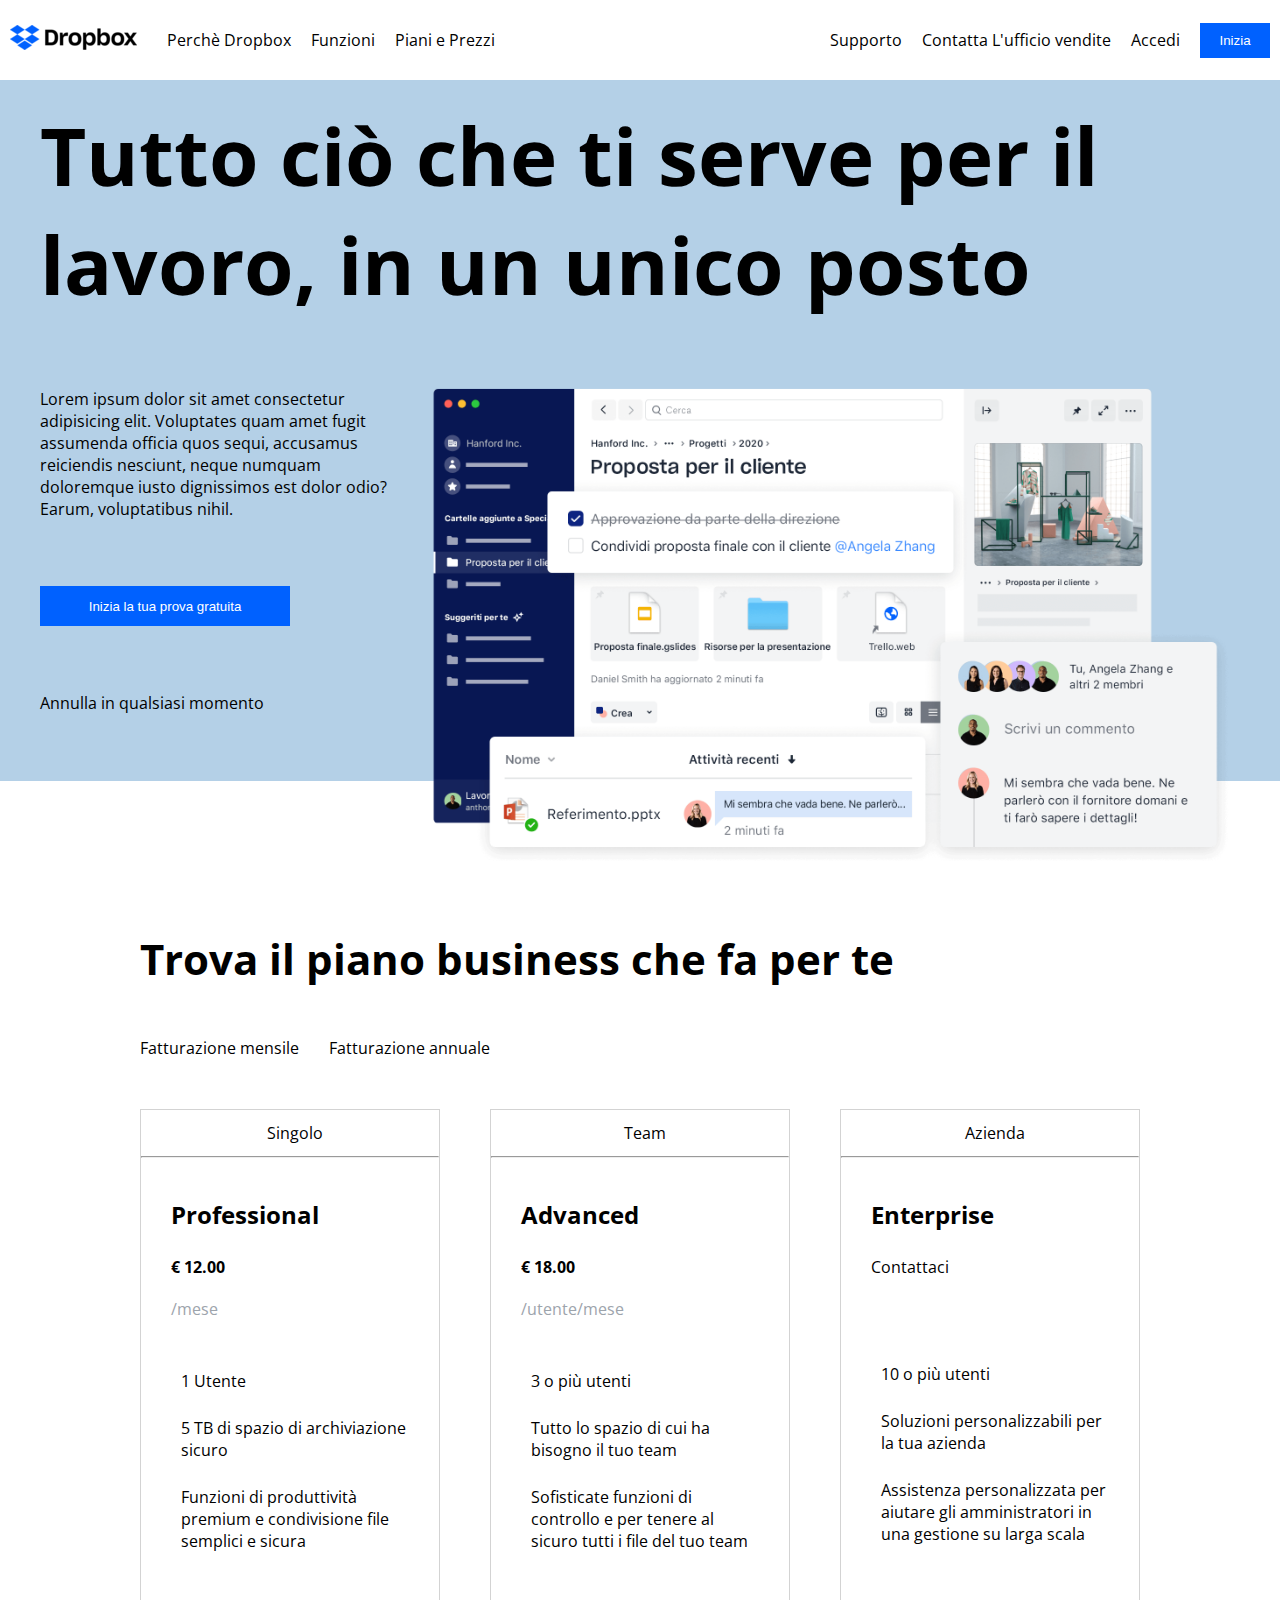
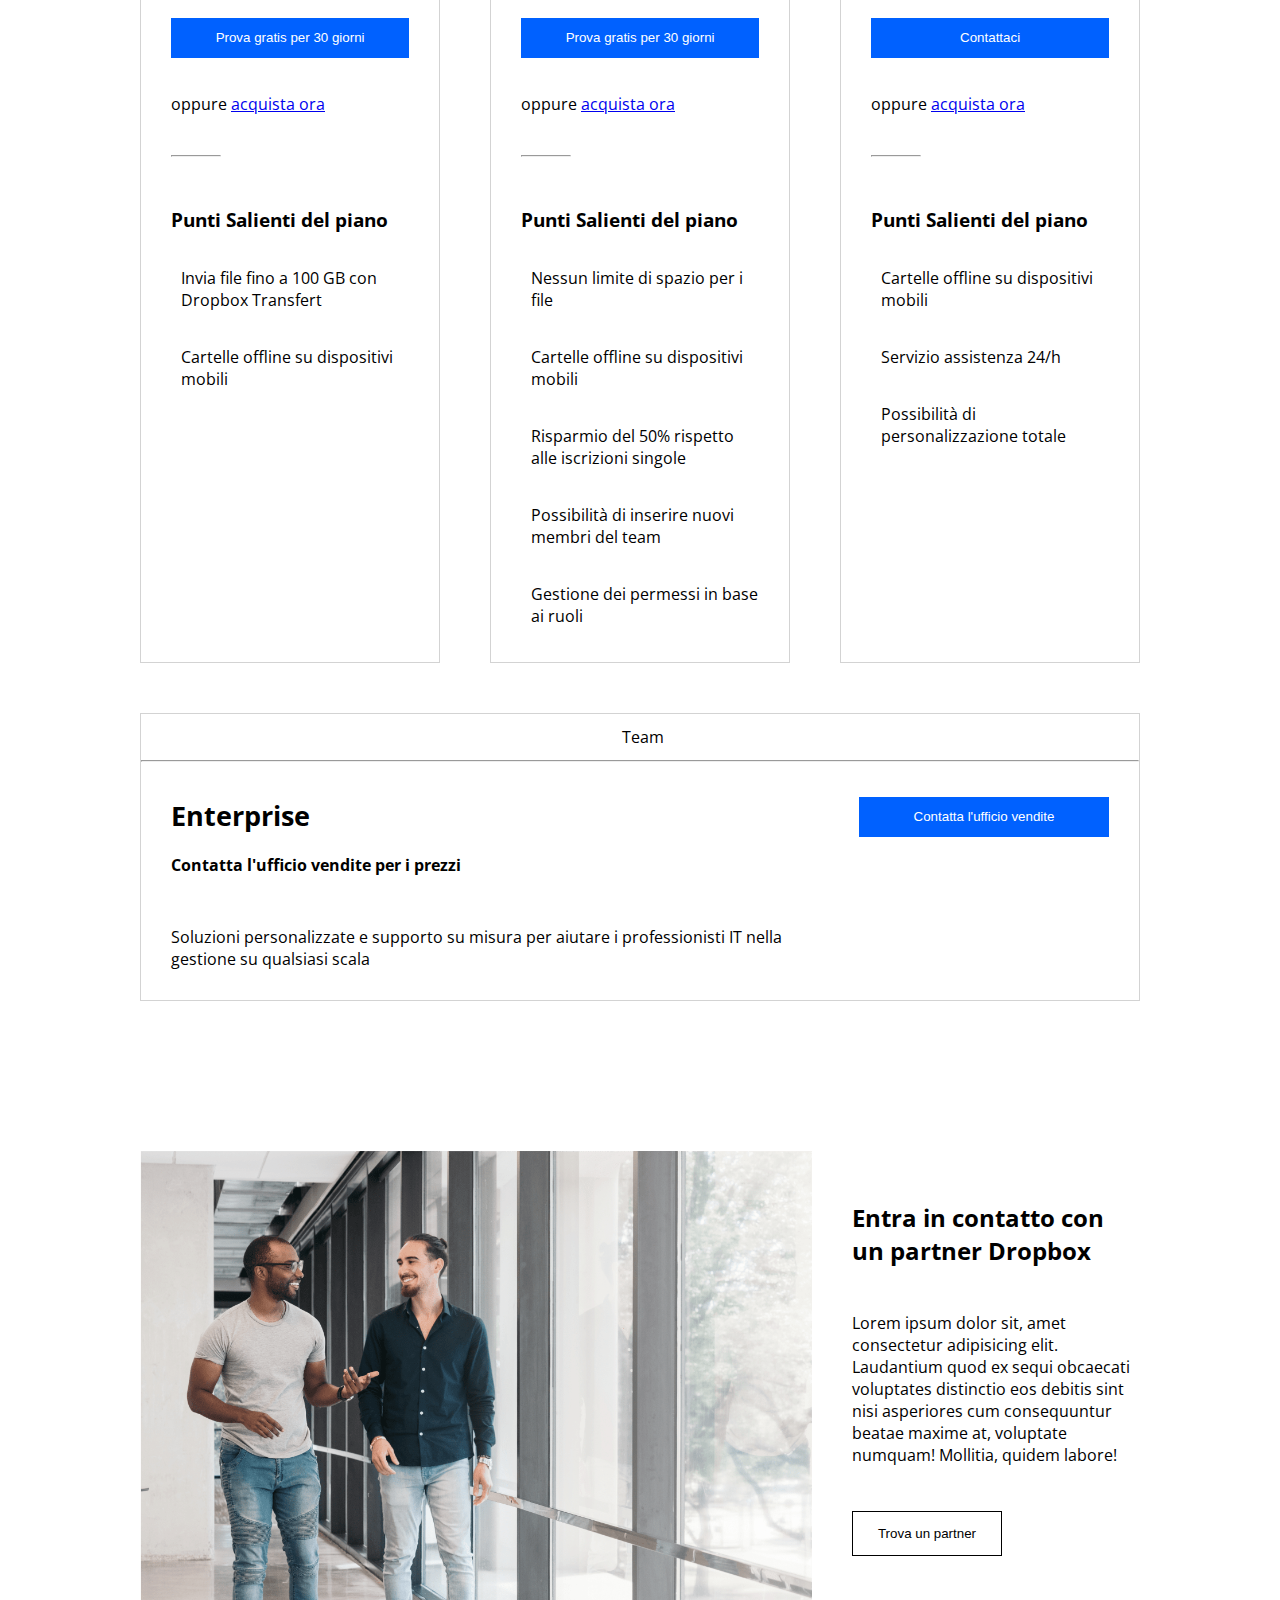
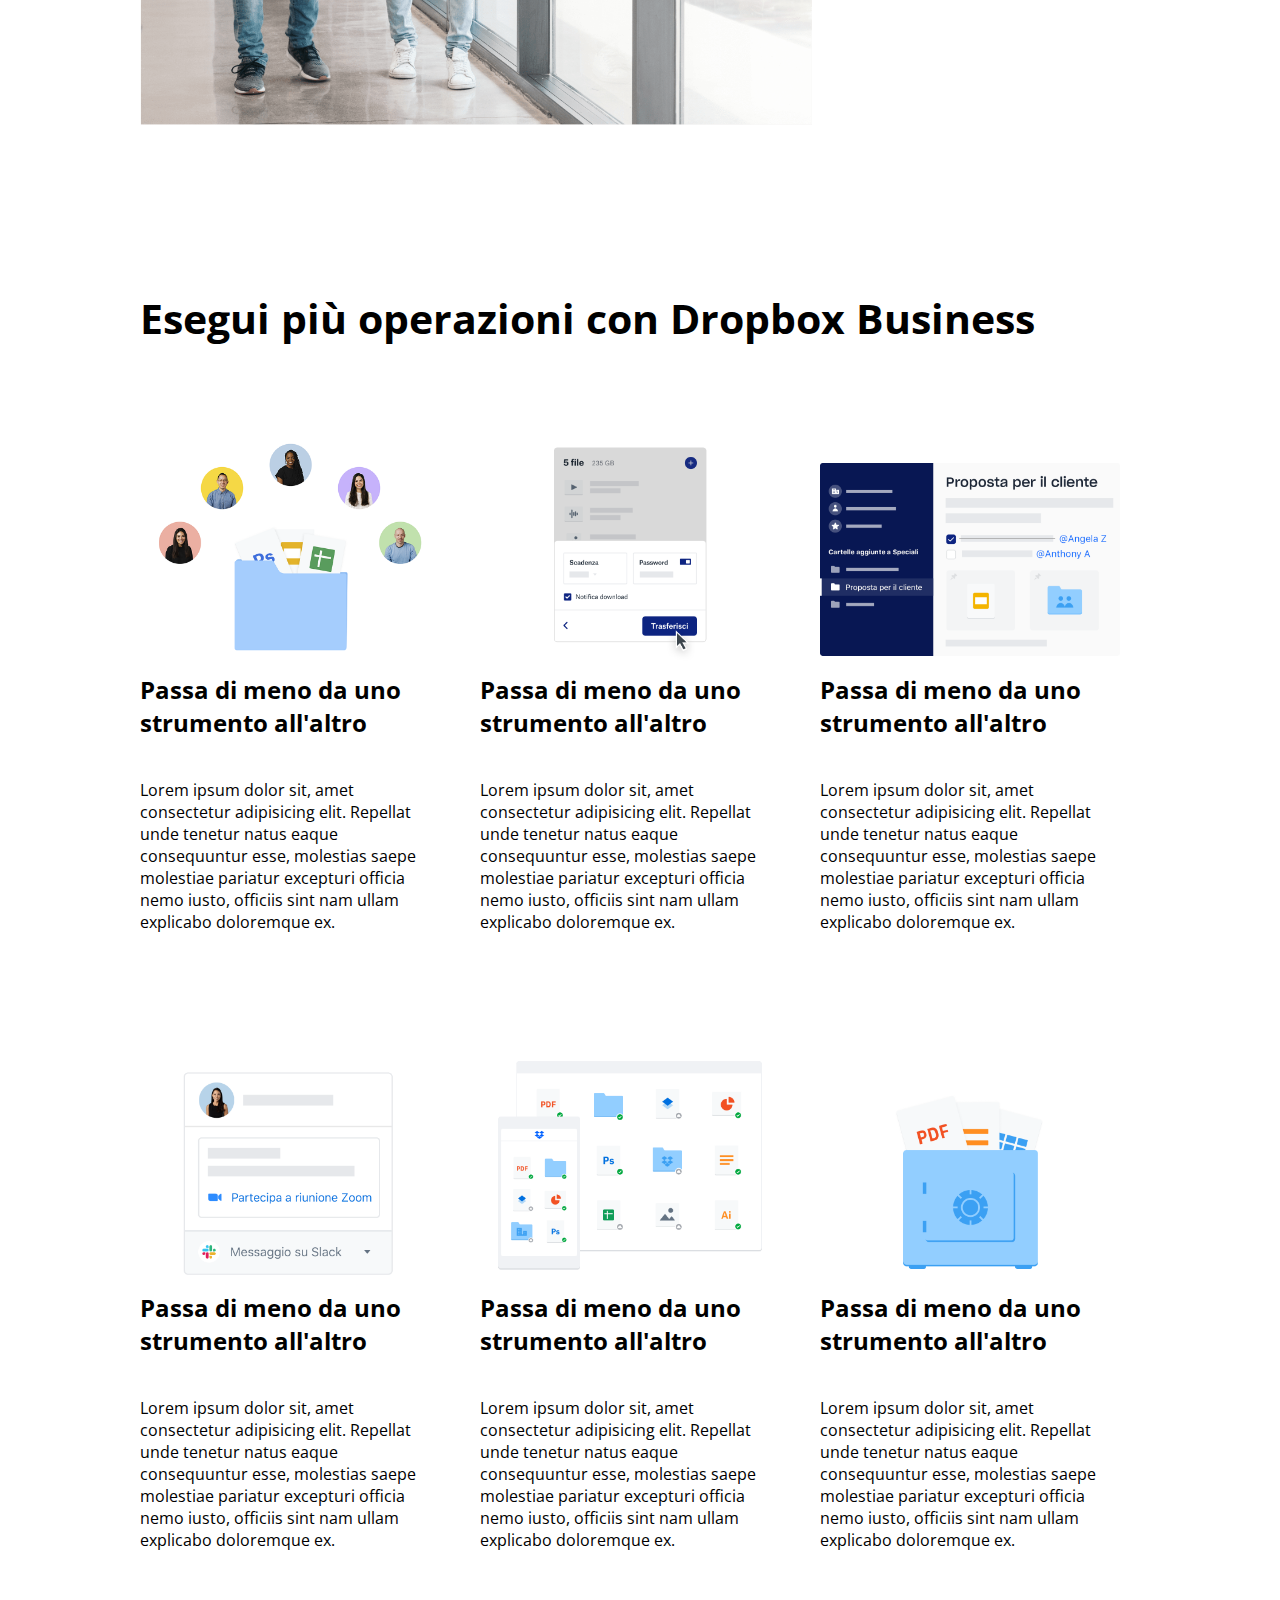
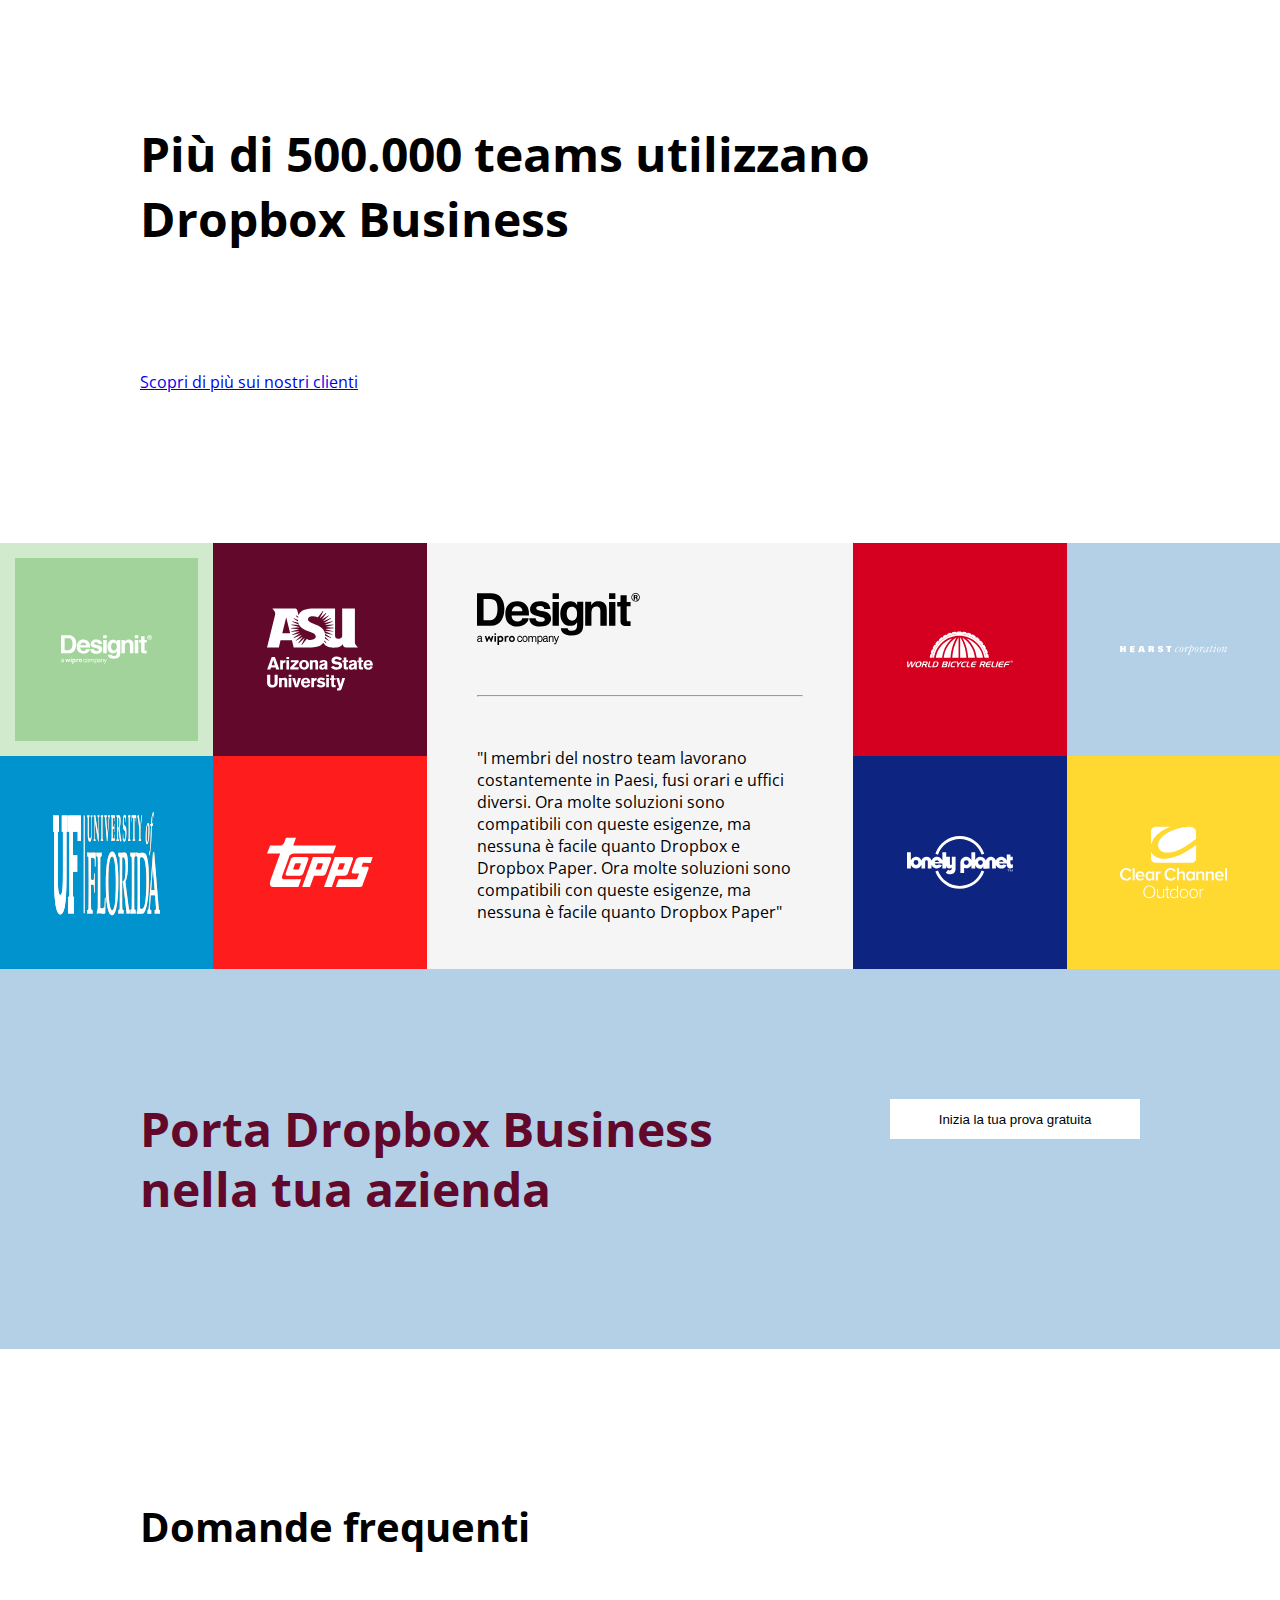
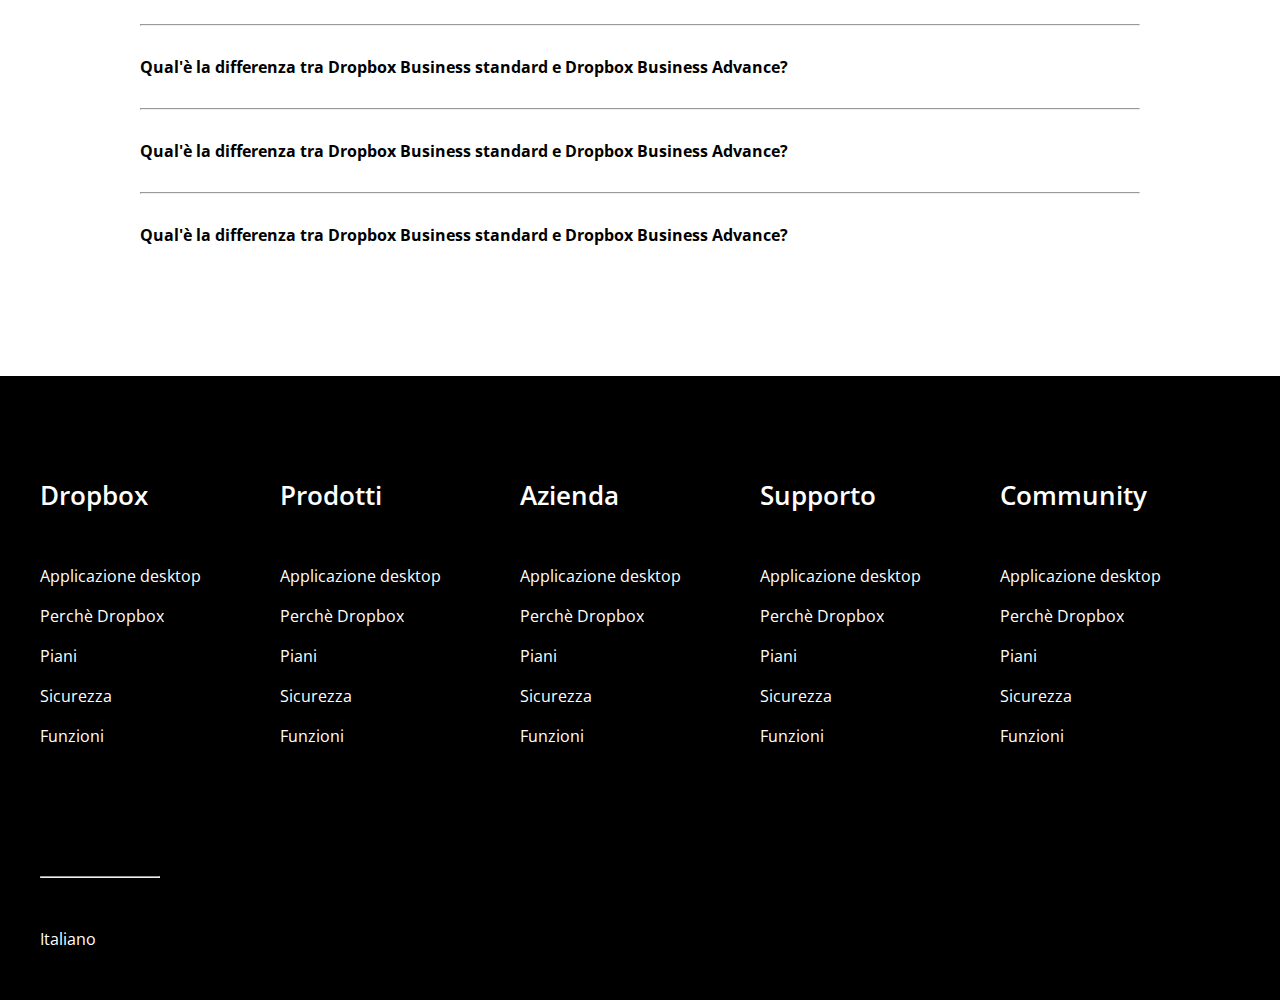
<file: index.html>
<!DOCTYPE html>
<html lang="it">
<head>
    <meta charset="UTF-8">
    <meta http-equiv="X-UA-Compatible" content="IE=edge">
    <meta name="viewport" content="width=device-width, initial-scale=1.0">
    <title>Dropbox</title>

    <link rel="stylesheet" href="https://cdnjs.cloudflare.com/ajax/libs/font-awesome/6.2.1/css/all.min.css" integrity="sha512-MV7K8+y+gLIBoVD59lQIYicR65iaqukzvf/nwasF0nqhPay5w/9lJmVM2hMDcnK1OnMGCdVK+iQrJ7lzPJQd1w==" crossorigin="anonymous" referrerpolicy="no-referrer" />

    <link rel="stylesheet" href="style.css">

    <link rel="preconnect" href="https://fonts.googleapis.com">
    <link rel="preconnect" href="https://fonts.gstatic.com" crossorigin>
    <link href="https://fonts.googleapis.com/css2?family=Open+Sans:ital,wght@0,300;0,400;0,600;0,700;0,800;1,300&display=swap" rel="stylesheet">

</head>
<body>

    <header>

        <nav class="header-inner">

            <div class="nav-container-left">

                <div class="logo">
                   <img src="img/logo-small.png" alt="Logo">
                </div>

                <div class="list-nav-left">
                    <ul>
                        <li><a href="Supporto">Perchè Dropbox</a></li>
                        <li><a href="Supporto">Funzioni</a></li>
                        <li><a href="Supporto">Piani e Prezzi</a></li>
                    </ul>

                </div>


            </div>


            <div class="nav-container-right">

                <div class="button-nav-right">
                    <button>Inizia</button>
                </div>

                <div class="list-nav-right">
                    <ul>
                        <li><a href="Supporto">Supporto</a></li>
                        <li><a href="Supporto">Contatta L'ufficio vendite</a></li>
                        <li><a href="Supporto">Accedi</a></li>
                    </ul>
                </div>

            </div>

        </nav>

    </header>



    <main>

        <section class="title-section">

            <div class="container-centered-header-footer">

                <div class="title">
                    <h1>Tutto ciò che ti serve per il lavoro, in un unico posto</h1>
                </div>

                <div class="text-title">

                    <div class="text-title-inner">
                        <p>Lorem ipsum dolor sit amet consectetur adipisicing elit. Voluptates quam amet fugit assumenda officia quos sequi, accusamus reiciendis nesciunt, neque numquam doloremque iusto dignissimos est dolor odio? Earum, voluptatibus nihil.</p>                    
                        <button>Inizia la tua prova gratuita</button>
                        <div>Annulla in qualsiasi momento</div>
                        <div><i class="fa-solid fa-arrow-down"></i></div>
                    </div>

                    <div class="img-title-inner">
                        <img src="img/jumbo.png" alt="img homepage">
                    </div>

                </div>

            </div>


        </section>

        
        <div class="container-centered">

                <section class="business">

                <div class="title-business">
                    <h2>Trova il piano business che fa per te</h2>
                </div>

                <div class="link-business">
                    <ul>
                        <li><i class="fa-regular fa-circle" style="color:#0061ff;"></i> Fatturazione mensile</li>
                        <li><i class="fa-regular fa-circle"></i> Fatturazione annuale</li>
                    </ul>
                </div>

            </section>

        </div>

        <div class="container-centered">

            
            <section class="packages">

                <div class="packages-box">

                    <div class="packages-icon-top">
                        <i class="fa-solid fa-user"></i>
                        <div>Singolo</div>
                    </div>

                    <hr>

                    <div class="packages-type">

                        <div class="packages-top">
                            <h2>Professional</h2>
                            <strong><div class="price">&euro; 12.00</div></strong>
                            <div class="period">/mese</div>

                            <div class="packages-icon-inner">
                                <div><i class="fa-solid fa-user"></i></div>
                                <div>1 Utente</div>
                            </div>

                            <div class="packages-icon-inner">
                                <div><i class="fa-solid fa-folder"></i></div>
                                <div>5 TB di spazio di archiviazione sicuro</div>
                            </div>

                            <div class="packages-icon-inner">
                                <div><i class="fa-solid fa-share-nodes"></i></div>
                                <div>Funzioni di produttività premium e condivisione file semplici e sicura</div>
                            </div>

                        </div>

                        <button>Prova gratis per 30 giorni</button>
    
                        <div class="link">oppure <a href="acquista ora">acquista ora</a></div>
    
                        <hr>
    
                        <h3>Punti Salienti del piano</h3>
                        
                        <div class="packages-point">
                            <div><i class="fa-solid fa-check"></i></div>
                            <div>Invia file fino a 100 GB con Dropbox Transfert</div>
                        </div>
    
                        <div class="packages-point">
                            <div><i class="fa-solid fa-check"></i></div>
                            <div>Cartelle offline su dispositivi mobili</div>
                        </div>
    
                    </div>

                </div> 


                <div class="packages-box">

                    <div class="packages-icon-top">
                        <i class="fa-solid fa-users"></i>
                        <div>Team</div>
                    </div>

                    <hr>

                    <div class="packages-type">

                        <div class="packages-top">
                            <h2>Advanced</h2>
                            <strong><div class="price">&euro; 18.00</div></strong>
                            <div class="period">/utente/mese</div>

                            <div class="packages-icon-inner">
                                <div><i class="fa-solid fa-users"></i></div>
                                <div>3 o più utenti</div>
                            </div>

                            <div class="packages-icon-inner">
                                <div><i class="fa-solid fa-folder"></i></div>
                                <div>Tutto lo spazio di cui ha bisogno il tuo team</div>
                            </div>

                            <div class="packages-icon-inner">
                                <div><i class="fa-solid fa-share-nodes"></i></div>
                                <div>Sofisticate funzioni di controllo e per tenere al sicuro tutti i file del tuo team</div>
                            </div>
                        </div>

                        <button>Prova gratis per 30 giorni</button>
    
                        <div class="link">oppure <a href="acquista ora">acquista ora</a></div>
    
                        <hr>
    
                        <h3>Punti Salienti del piano</h3>
                        
                        <div class="packages-point">
                            <div><i class="fa-solid fa-check"></i></div>
                            <div>Nessun limite di spazio per i file</div>
                        </div>
    
                        <div class="packages-point">
                            <div><i class="fa-solid fa-check"></i></div>
                            <div>Cartelle offline su dispositivi mobili</div>
                        </div>
    
    
                        <div class="packages-point">
                            <div><i class="fa-solid fa-check"></i></div>
                            <div>Risparmio del 50% rispetto alle iscrizioni singole</div>
                        </div>
    
                        <div class="packages-point">
                            <div><i class="fa-solid fa-check"></i></div>
                            <div>Possibilità di inserire nuovi membri del team</div>
                        </div>

                        <div class="packages-point">
                            <div><i class="fa-solid fa-check"></i></div>
                            <div>Gestione dei permessi in base ai ruoli</div>
                        </div>
                    </div>


                </div> 


                <div class="packages-box">

                    <div class="packages-icon-top">
                        <i class="fa-solid fa-building"></i>
                        <div>Azienda</div>
                    </div>

                    <hr>

                    <div class="packages-type">

                        <div class="packages-top">
                            <h2>Enterprise</h2>
                            <div class="contact">Contattaci</div>
                            

                            <div class="packages-icon-inner">
                                <div><i class="fa-solid fa-user"></i></div>
                                <div>10 o più utenti</div>
                            </div>

                            <div class="packages-icon-inner">
                                <div><i class="fa-solid fa-folder"></i></div>
                                <div>Soluzioni personalizzabili per la tua azienda</div>
                            </div>

                            <div class="packages-icon-inner">
                                <div><i class="fa-solid fa-share-nodes"></i></div>
                                <div>Assistenza personalizzata per aiutare gli amministratori in una gestione su larga scala</div>
                            </div>
                        </div>

                        <button>Contattaci</button>
    
                        <div class="link">oppure <a href="acquista ora">acquista ora</a></div>
    
                        <hr>
    
                        <h3>Punti Salienti del piano</h3>
                        
                        <div class="packages-point">
                            <div><i class="fa-solid fa-check"></i></div>
                            <div>Cartelle offline su dispositivi mobili</div>
                        </div>
    
                        <div class="packages-point">
                            <div><i class="fa-solid fa-check"></i></div>
                            <div>Servizio assistenza 24/h</div>
                        </div>
    
    
                        <div class="packages-point">
                            <div><i class="fa-solid fa-check"></i></div>
                            <div>Possibilità di personalizzazione totale</div>
                        </div>
    
                    </div>

                </div> 
                
            </section>
            
        </div>


        <div class="container-centered">

            <section class="enterprise">

                <div class="enterprise-icon-top">
                    <i class="fa-solid fa-building"></i>
                    <div>Team</div>
                </div>

                <hr>

                <div class="enterprise-bottom">

                    <div class="enterprise-left">
                        <h3>Enterprise</h3>
                        <div class="office">Contatta l'ufficio vendite per i prezzi</div>
                        <p>Soluzioni personalizzate e supporto su misura per aiutare i professionisti IT nella gestione su qualsiasi scala</p>
                    </div>

                    <div class="enterprise-right">
                        <button>Contatta l'ufficio vendite</button>
                    </div>

                </div>
            </section>


            <section class="partner">
                <div class="partner-box-left">
                    <img src="img/partner.png" alt="photo partner">
                </div>

                <div class="partner-box-right">
                    <h3>Entra in contatto con un partner Dropbox</h3>
                    <p>Lorem ipsum dolor sit, amet consectetur adipisicing elit. Laudantium quod ex sequi obcaecati voluptates distinctio eos debitis sint nisi asperiores cum consequuntur beatae maxime at, voluptate numquam! Mollitia, quidem labore!</p>
                    <button>Trova un partner</button>
                </div>
            </section>

        </div>



        <div class="container-centered">
            
            <div class="title-operations">
                <h2>Esegui più operazioni con Dropbox Business</h2>
            </div>
            
            <section class="operations">
                

                <div class="box-operations">
                    <img src="img/business-feature-switching-tools.png" alt="Photo tools">
                    <h3>Passa di meno da uno strumento all'altro</h3>
                    <p>Lorem ipsum dolor sit, amet consectetur adipisicing elit. Repellat unde tenetur natus eaque consequuntur esse, molestias saepe molestiae pariatur excepturi officia nemo iusto, officiis sint nam ullam explicabo doloremque ex.</p>
                </div>

                <div class="box-operations">
                    <img src="img/business-feature-send-files-it.png" alt="photo send file">
                    <h3>Passa di meno da uno strumento all'altro</h3>
                    <p>Lorem ipsum dolor sit, amet consectetur adipisicing elit. Repellat unde tenetur natus eaque consequuntur esse, molestias saepe molestiae pariatur excepturi officia nemo iusto, officiis sint nam ullam explicabo doloremque ex.</p>
                </div>

                <div class="box-operations">
                    <img src="img/business-feature-coordinate-it.png" alt="Photo Coordinate">
                    <h3>Passa di meno da uno strumento all'altro</h3>
                    <p>Lorem ipsum dolor sit, amet consectetur adipisicing elit. Repellat unde tenetur natus eaque consequuntur esse, molestias saepe molestiae pariatur excepturi officia nemo iusto, officiis sint nam ullam explicabo doloremque ex.</p>
                </div>

                <div class="box-operations">
                    <img src="img/business-feature-integrations-it.png" alt="Photo integration">
                    <h3>Passa di meno da uno strumento all'altro</h3>
                    <p>Lorem ipsum dolor sit, amet consectetur adipisicing elit. Repellat unde tenetur natus eaque consequuntur esse, molestias saepe molestiae pariatur excepturi officia nemo iusto, officiis sint nam ullam explicabo doloremque ex.</p>
                </div>

                <div class="box-operations">
                    <img src="img/business-feature-multi-device.png" alt="Photo multi device">
                    <h3>Passa di meno da uno strumento all'altro</h3>
                    <p>Lorem ipsum dolor sit, amet consectetur adipisicing elit. Repellat unde tenetur natus eaque consequuntur esse, molestias saepe molestiae pariatur excepturi officia nemo iusto, officiis sint nam ullam explicabo doloremque ex.</p>
                </div>

                <div class="box-operations">
                    <img src="img/business-feature-security.png" alt="Photo security">
                    <h3>Passa di meno da uno strumento all'altro</h3>
                    <p>Lorem ipsum dolor sit, amet consectetur adipisicing elit. Repellat unde tenetur natus eaque consequuntur esse, molestias saepe molestiae pariatur excepturi officia nemo iusto, officiis sint nam ullam explicabo doloremque ex.</p>
                </div>

            </section>


                <div class="dropbox-business">
                    <h2>Più di 500.000 teams utilizzano Dropbox Business</h2>
                    
                    <a href="Scopri">Scopri di più sui nostri clienti</a>
                </div>

        </div>



        <section class="square">

            <div class="square-left">

                <div class="square-inner inner-1">
                    <img src="img/designit.svg" alt="designit">              
                </div>

                <div class="square-inner inner-2" class="img-2">
                    <img src="img/arizona_state_university.svg" alt="Arizona">
                </div>

                <div class="square-inner inner-3">
                    <img src="img/university_of_florida.svg" alt="Florida">
                </div>

                <div class="square-inner inner-4">
                    <img src="img/topps.svg" alt="Topps">
                </div>

            </div>


            <div class="square-center">
                <img src="img/designit.svg" alt="designit">

                <hr>

                <p>"I membri del nostro team lavorano costantemente in Paesi, fusi orari e uffici diversi. Ora molte soluzioni sono compatibili con queste esigenze, ma nessuna è facile quanto Dropbox e Dropbox Paper. Ora molte soluzioni sono compatibili con queste esigenze, ma nessuna è facile quanto Dropbox Paper"</p>
                <div>Morter Thomsen, Global IT Lead</div>

            </div>



                 <div class="square-right">

                    <div class="square-inner inner-5">
                        <img src="img/world_bicycle_relief.svg" alt="World Bicycle">
                    </div>

                    <div class="square-inner inner-6">
                        <img src="img/hearst_corp.svg" alt="Heast">
                    </div>

                    <div class="square-inner inner-7">
                        <img src="img/lonely_planet.svg" alt="Lonely Planet">
                    </div>

                    <div class="square-inner inner-8">
                        <img src="img/clear_channel.svg" alt="Clear Channel">
                    </div>

                 </div>

        </section>



        <section class="square-bottom">

            <div class="container-centered">

                <div class="footer-square">
                    
                    <div class="footer-square-left">
                        <h2>Porta Dropbox Business nella tua azienda</h2>
                    </div>

                    <div class="footer-square-right">
                        <button>Inizia la tua prova gratuita</button>
                    </div>

                </div>

            </div>

        </section>



        <div class="container-centered">

            <section class="faq">

                <div class="title-faq">
                    <h2>Domande frequenti</h2>
                </div>

                <hr>

                <div class="question-faq">
                    <p><strong>Qual'è la differenza tra Dropbox Business standard e Dropbox Business Advance?</strong></p>
                    <i class="fa-sharp fa-solid fa-chevron-down"></i>
                </div>

                <hr>

                <div class="question-faq">
                    <p><strong>Qual'è la differenza tra Dropbox Business standard e Dropbox Business Advance?</strong></p>
                    <i class="fa-sharp fa-solid fa-chevron-down"></i>
                </div>

                <hr>

                <div class="question-faq">
                    <p><strong>Qual'è la differenza tra Dropbox Business standard e Dropbox Business Advance?</strong></p>
                    <i class="fa-sharp fa-solid fa-chevron-down"></i>
                </div>

            </section>

        </div>

    </main>





    <footer>

        <div class="container-centered-header-footer">

            <div class="footer-box">

                <div class="list-footer-box">
                    <ul>
                        <li>Dropbox</li>
                        <li>Applicazione desktop</li>
                        <li>Perchè Dropbox</li>
                        <li>Piani</li>
                        <li>Sicurezza</li>
                        <li>Funzioni</li>
                    </ul>
                </div>

                <div class="list-footer-box">
                    <ul>
                        <li>Prodotti</li>
                        <li>Applicazione desktop</li>
                        <li>Perchè Dropbox</li>
                        <li>Piani</li>
                        <li>Sicurezza</li>
                        <li>Funzioni</li>
                    </ul>
                </div>

                <div class="list-footer-box">
                    <ul>
                        <li>Azienda</li>
                        <li>Applicazione desktop</li>
                        <li>Perchè Dropbox</li>
                        <li>Piani</li>
                        <li>Sicurezza</li>
                        <li>Funzioni</li>
                    </ul>
                </div>

                <div class="list-footer-box">
                    <ul>
                        <li>Supporto</li>
                        <li>Applicazione desktop</li>
                        <li>Perchè Dropbox</li>
                        <li>Piani</li>
                        <li>Sicurezza</li>
                        <li>Funzioni</li>
                    </ul>
                </div>

                <div class="list-footer-box">
                    <ul>
                        <li>Community</li>
                        <li>Applicazione desktop</li>
                        <li>Perchè Dropbox</li>
                        <li>Piani</li>
                        <li>Sicurezza</li>
                        <li>Funzioni</li>
                    </ul>
                </div>
 
            </div>

            <hr>

            <div class="footer-language">
                <i class="fa-solid fa-earth-americas"></i> Italiano <i class="fa-solid fa-caret-up"></i>
            </div>
            
        </div>


    </footer>
   
    
</body>
</html>
</file>
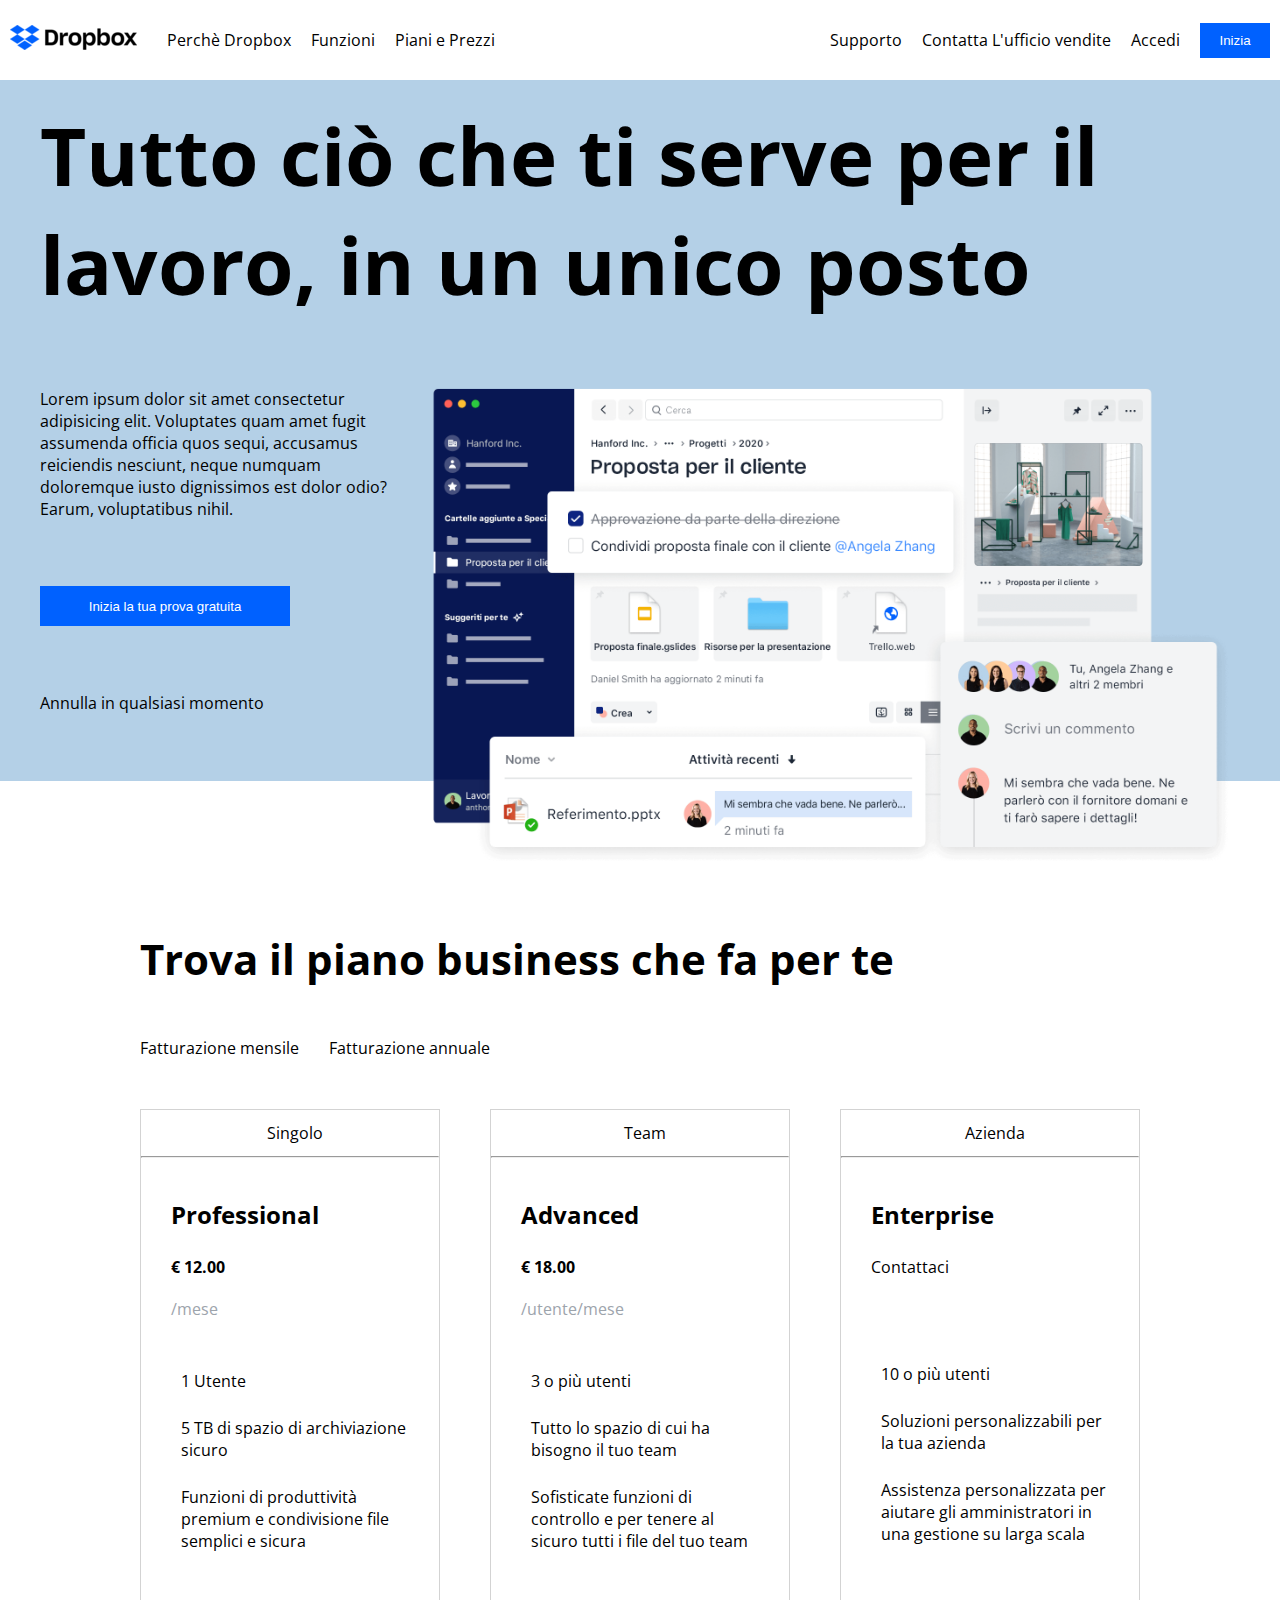
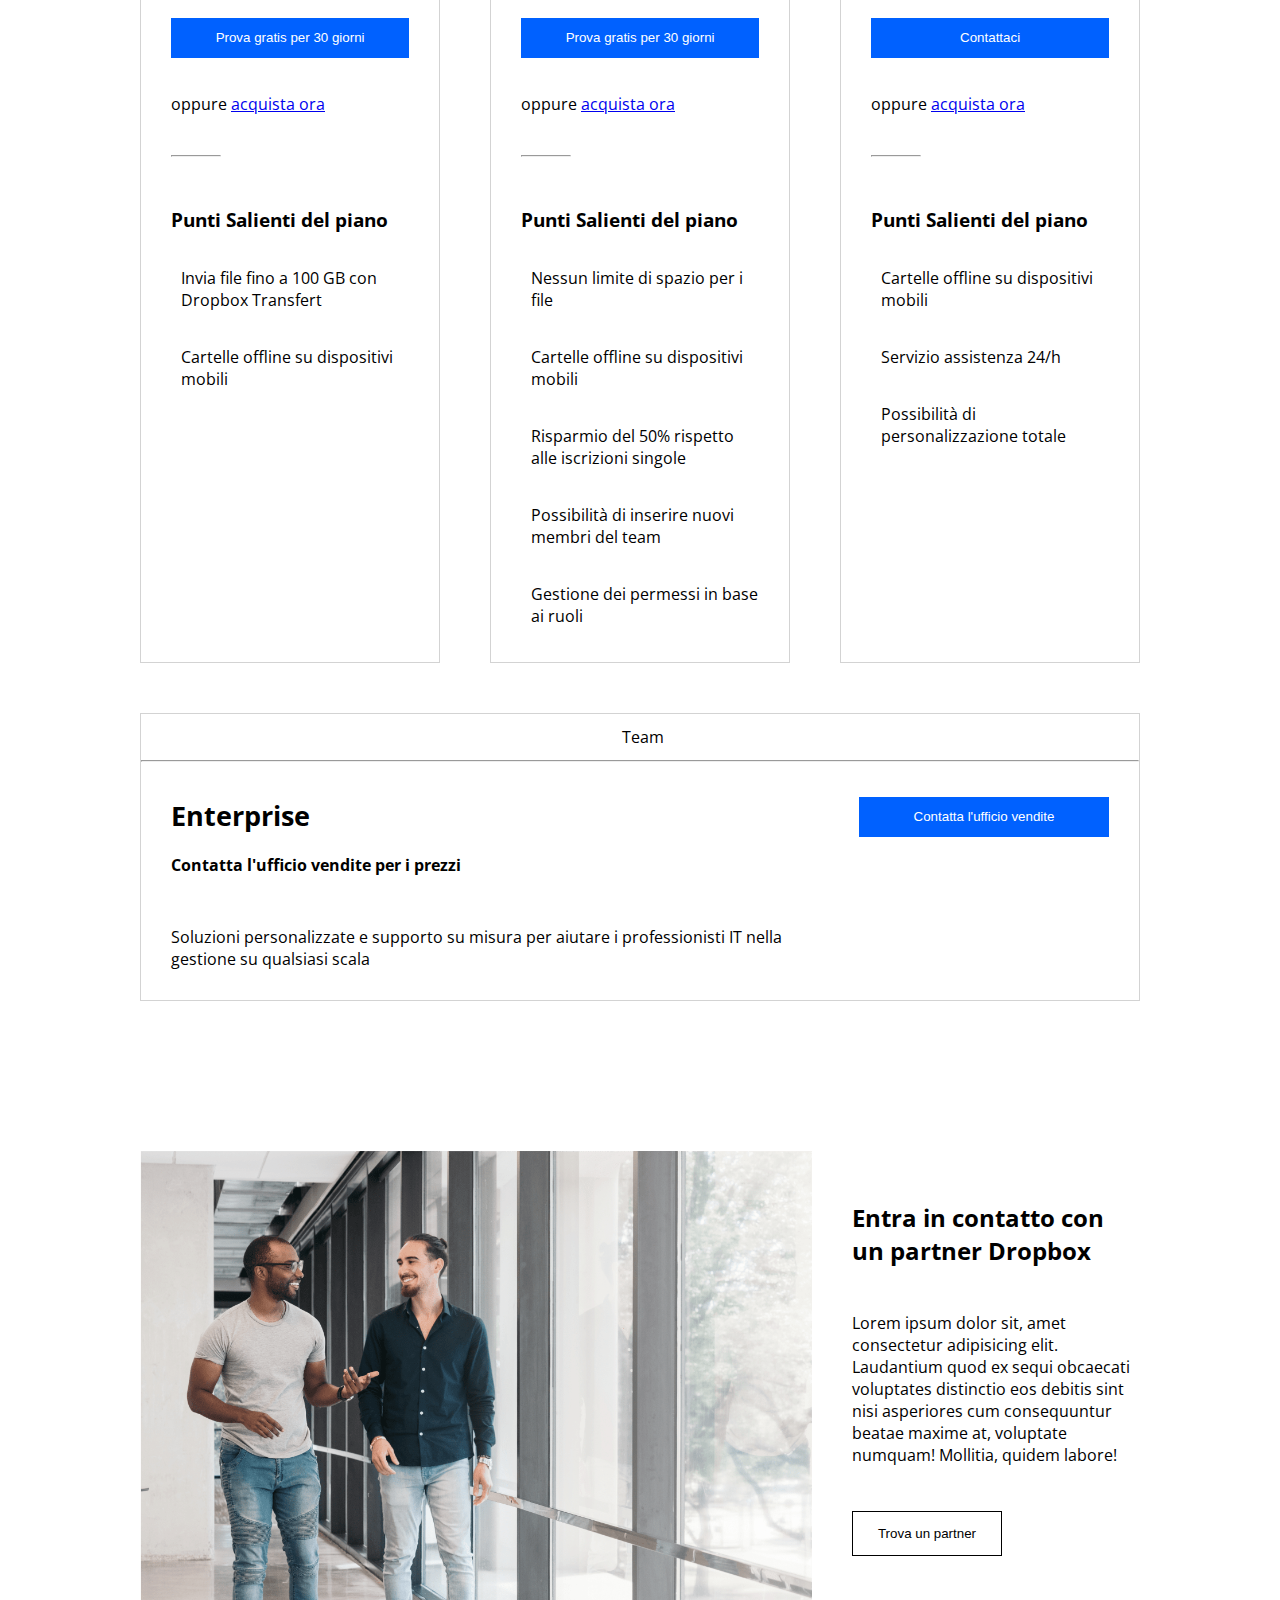
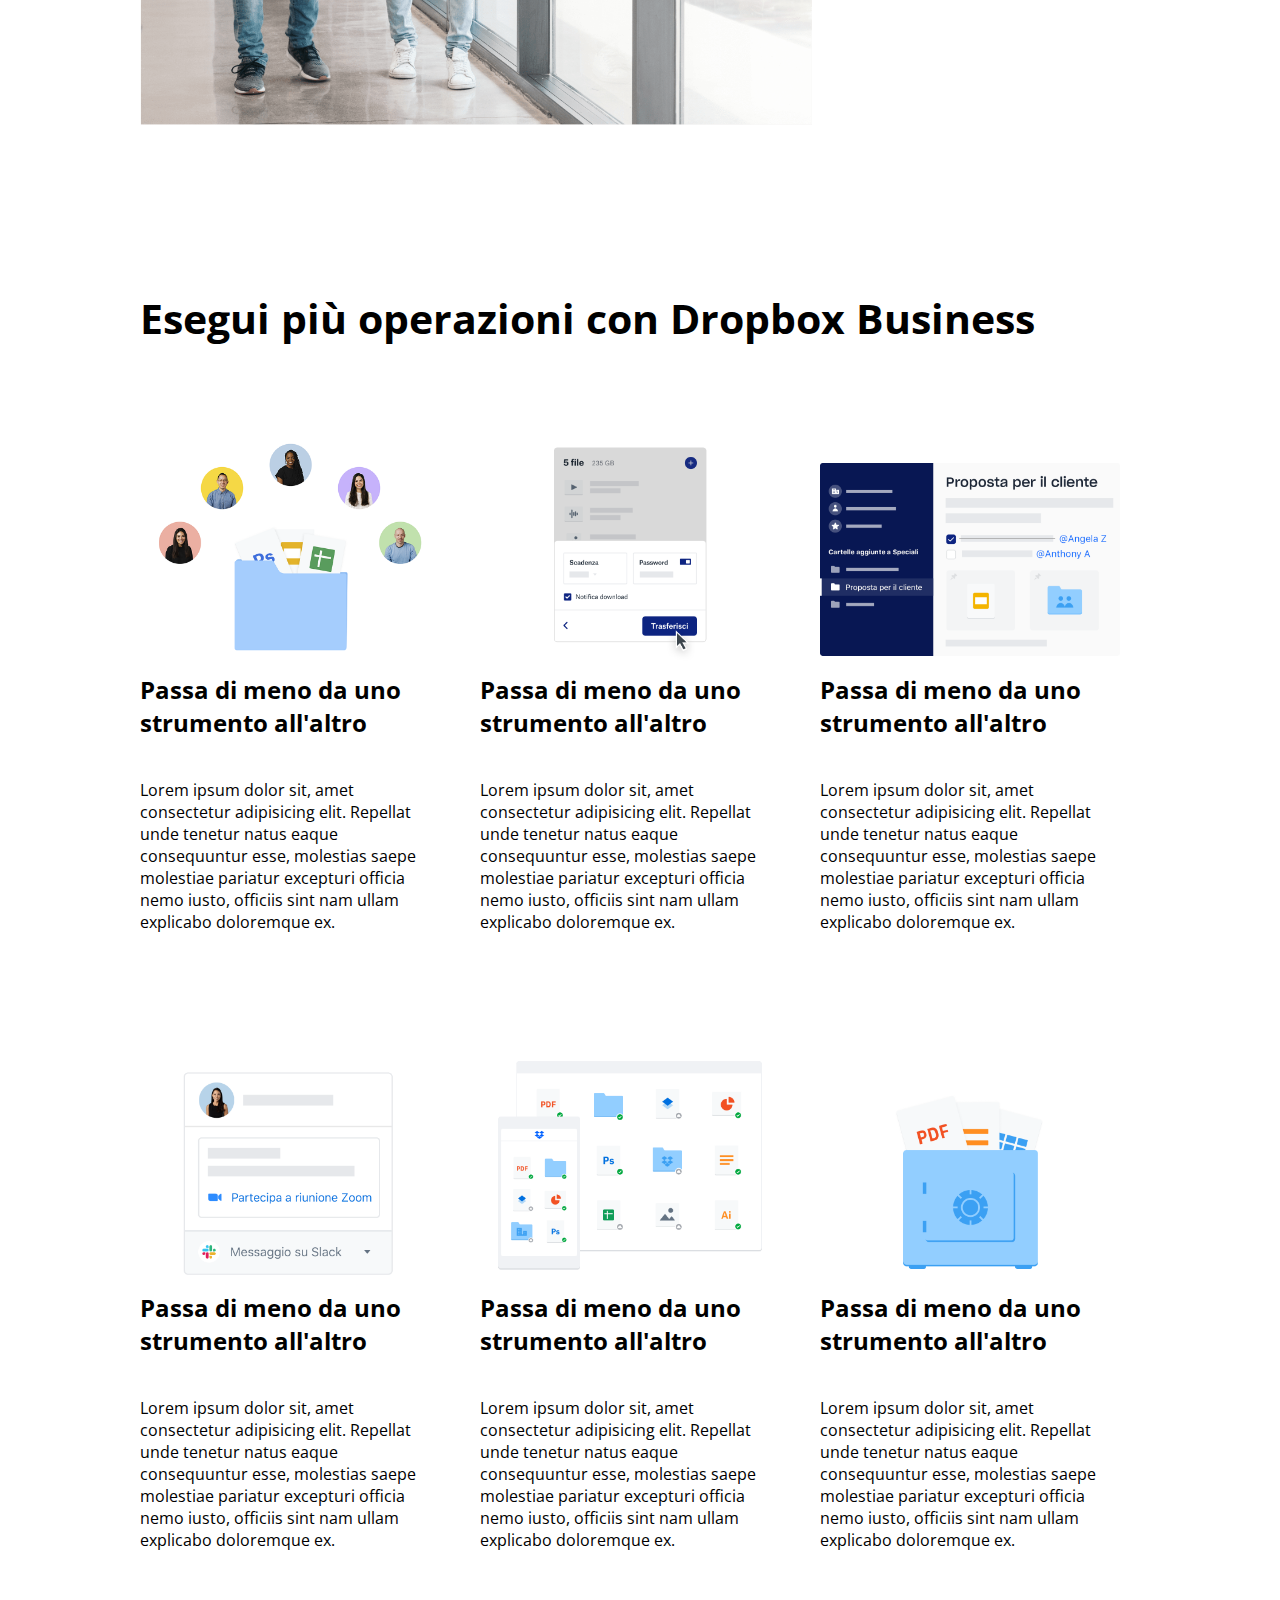
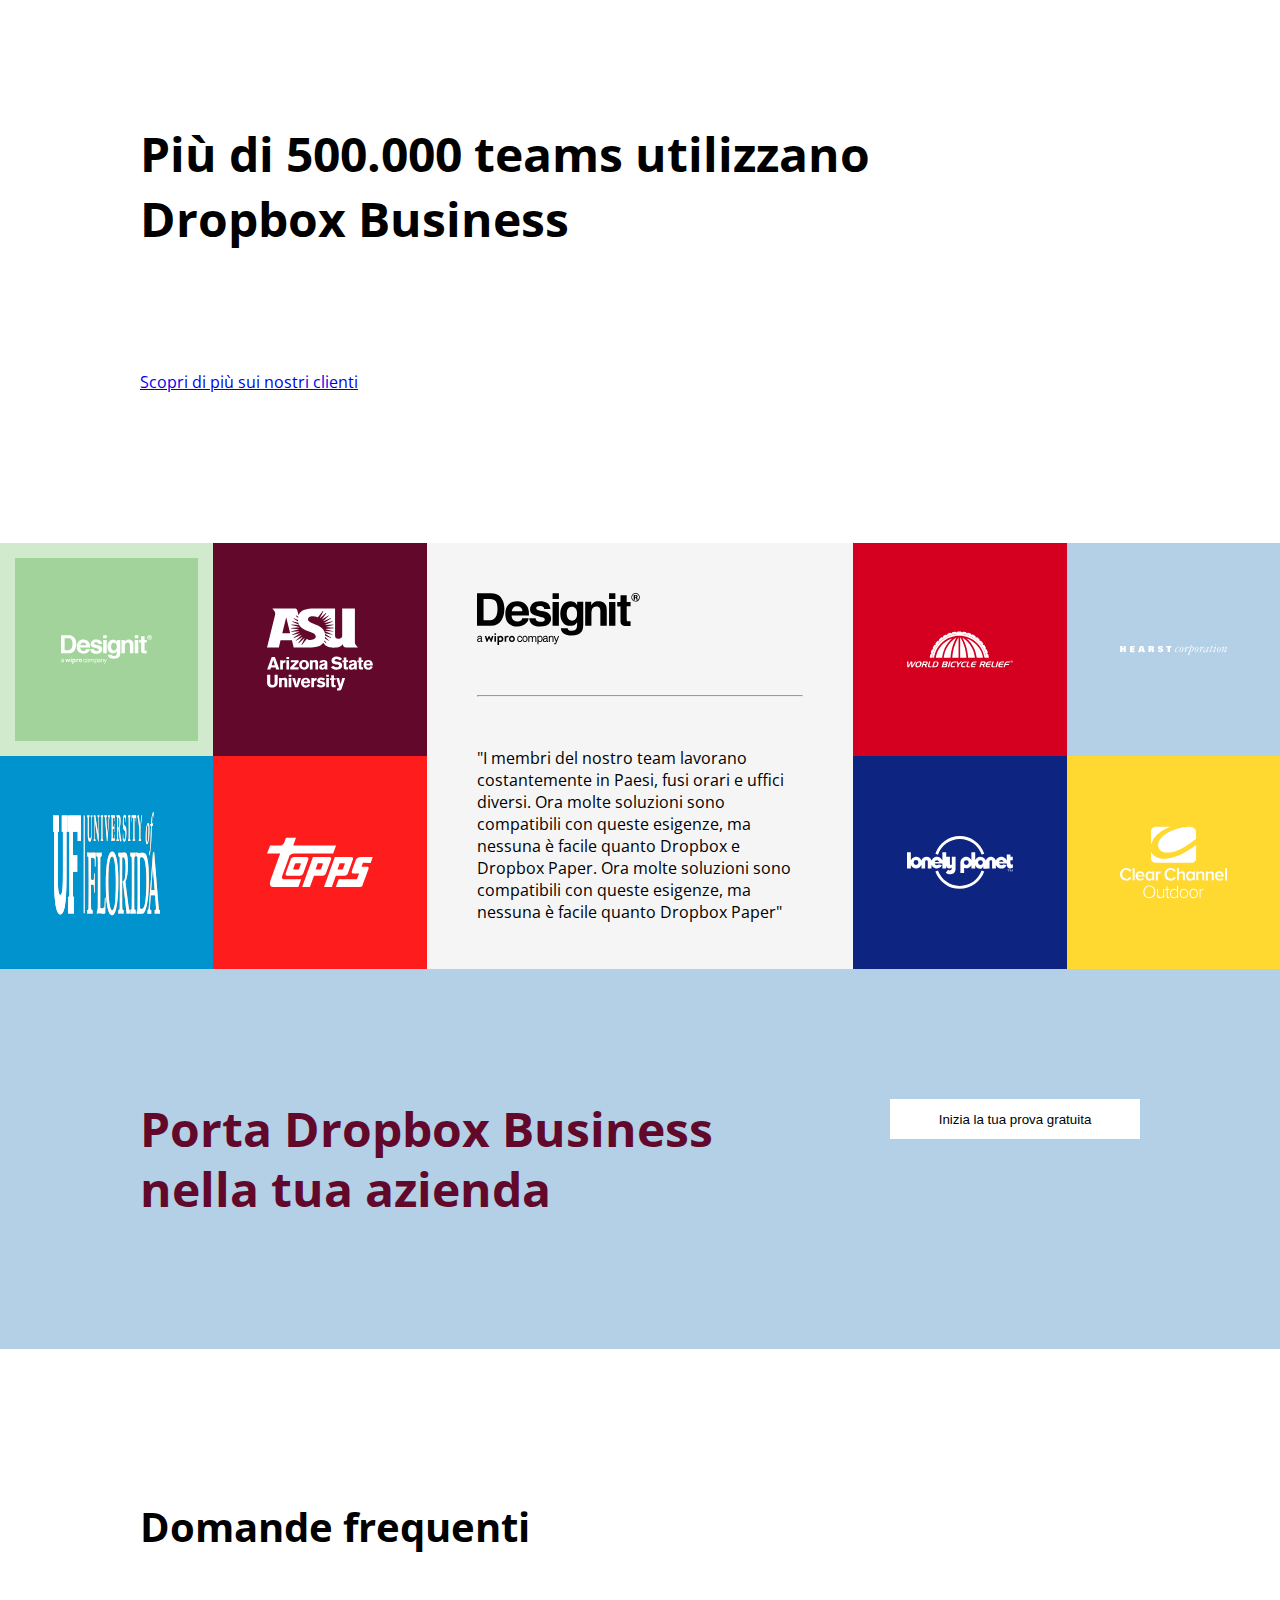
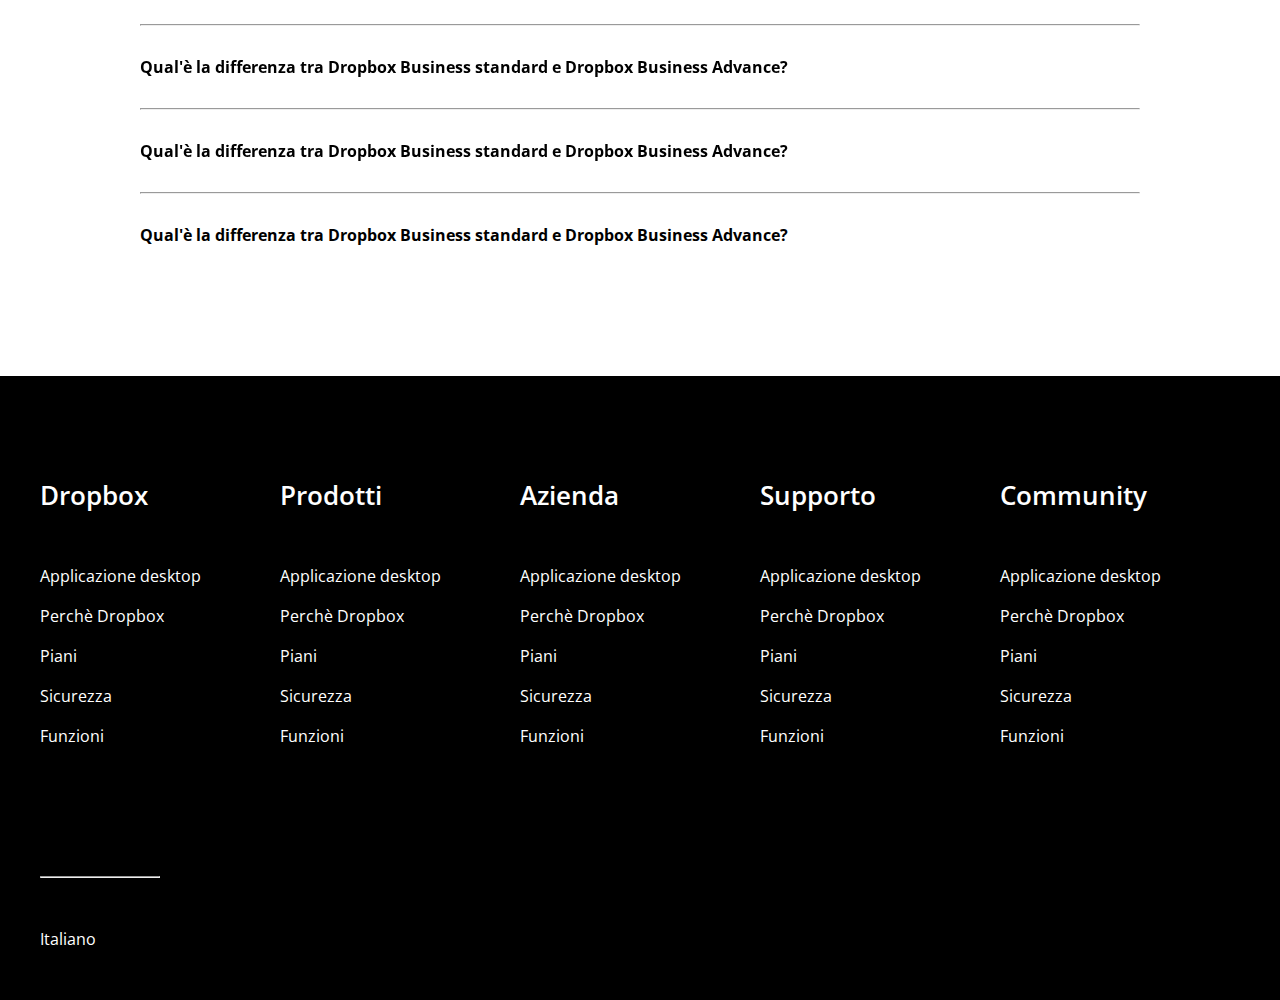
<file: bonus/index.html>
<!DOCTYPE html>
<html lang="it">
<head>
    <meta charset="UTF-8">
    <meta http-equiv="X-UA-Compatible" content="IE=edge">
    <meta name="viewport" content="width=device-width, initial-scale=1.0">
    <title>Dropbox</title>

    <link rel="stylesheet" href="https://cdnjs.cloudflare.com/ajax/libs/font-awesome/6.2.1/css/all.min.css" integrity="sha512-MV7K8+y+gLIBoVD59lQIYicR65iaqukzvf/nwasF0nqhPay5w/9lJmVM2hMDcnK1OnMGCdVK+iQrJ7lzPJQd1w==" crossorigin="anonymous" referrerpolicy="no-referrer" />

    <link rel="stylesheet" href="style.css">

    <link rel="preconnect" href="https://fonts.googleapis.com">
    <link rel="preconnect" href="https://fonts.gstatic.com" crossorigin>
    <link href="https://fonts.googleapis.com/css2?family=Open+Sans:ital,wght@0,300;0,400;0,600;0,700;0,800;1,300&display=swap" rel="stylesheet">

</head>
<body>

    <header>

        <nav class="header-inner">

            <div class="nav-container-left">

                <div class="logo">
                   <img src="img/logo-small.png" alt="Logo">
                </div>

                <div class="list-nav-left">
                    <ul>
                        <li><a href="Supporto">Perchè Dropbox</a></li>
                        <li><a href="Supporto">Funzioni</a></li>
                        <li><a href="Supporto">Piani e Prezzi</a></li>
                    </ul>

                </div>


            </div>


            <div class="nav-container-right">

                <div class="button-nav-right">
                    <button>Inizia</button>
                </div>

                <div class="list-nav-right">
                    <ul>
                        <li><a href="Supporto">Supporto</a></li>
                        <li><a href="Supporto">Contatta L'ufficio vendite</a></li>
                        <li><a href="Supporto">Accedi</a></li>
                    </ul>
                </div>

            </div>

        </nav>

    </header>



    <main>

        <section class="title-section">

            <div class="container-centered-header-footer">

                <div class="title">
                    <h1>Tutto ciò che ti serve per il lavoro, in un unico posto</h1>
                </div>

                <div class="text-title">

                    <div class="text-title-inner">
                        <p>Lorem ipsum dolor sit amet consectetur adipisicing elit. Voluptates quam amet fugit assumenda officia quos sequi, accusamus reiciendis nesciunt, neque numquam doloremque iusto dignissimos est dolor odio? Earum, voluptatibus nihil.</p>                    
                        <button>Inizia la tua prova gratuita</button>
                        <div>Annulla in qualsiasi momento</div>
                        <div><i class="fa-solid fa-arrow-down"></i></div>
                    </div>

                    <div class="img-title-inner">
                        <img src="img/jumbo.png" alt="img homepage">
                    </div>

                </div>

            </div>


        </section>

        
        <div class="container-centered">

                <section class="business">

                <div class="title-business">
                    <h2>Trova il piano business che fa per te</h2>
                </div>

                <div class="link-business">
                    <ul>
                        <li><i class="fa-regular fa-circle" style="color:#0061ff;"></i> Fatturazione mensile</li>
                        <li><i class="fa-regular fa-circle"></i> Fatturazione annuale</li>
                    </ul>
                </div>

            </section>

        </div>

        <div class="container-centered">

            
            <section class="packages">

                <div class="packages-box">

                    <div class="packages-icon-top">
                        <i class="fa-solid fa-user"></i>
                        <div>Singolo</div>
                    </div>

                    <hr>

                    <div class="packages-type">

                        <div class="packages-top">
                            <h2>Professional</h2>
                            <strong><div class="price">&euro; 12.00</div></strong>
                            <div class="period">/mese</div>

                            <div class="packages-icon-inner">
                                <div><i class="fa-solid fa-user"></i></div>
                                <div>1 Utente</div>
                            </div>

                            <div class="packages-icon-inner">
                                <div><i class="fa-solid fa-folder"></i></div>
                                <div>5 TB di spazio di archiviazione sicuro</div>
                            </div>

                            <div class="packages-icon-inner">
                                <div><i class="fa-solid fa-share-nodes"></i></div>
                                <div>Funzioni di produttività premium e condivisione file semplici e sicura</div>
                            </div>

                        </div>

                        <button>Prova gratis per 30 giorni</button>
    
                        <div class="link">oppure <a href="acquista ora">acquista ora</a></div>
    
                        <hr>
    
                        <h3>Punti Salienti del piano</h3>
                        
                        <div class="packages-point">
                            <div><i class="fa-solid fa-check"></i></div>
                            <div>Invia file fino a 100 GB con Dropbox Transfert</div>
                        </div>
    
                        <div class="packages-point">
                            <div><i class="fa-solid fa-check"></i></div>
                            <div>Cartelle offline su dispositivi mobili</div>
                        </div>
    
                    </div>

                </div> 


                <div class="packages-box">

                    <div class="packages-icon-top">
                        <i class="fa-solid fa-users"></i>
                        <div>Team</div>
                    </div>

                    <hr>

                    <div class="packages-type">

                        <div class="packages-top">
                            <h2>Advanced</h2>
                            <strong><div class="price">&euro; 18.00</div></strong>
                            <div class="period">/utente/mese</div>

                            <div class="packages-icon-inner">
                                <div><i class="fa-solid fa-users"></i></div>
                                <div>3 o più utenti</div>
                            </div>

                            <div class="packages-icon-inner">
                                <div><i class="fa-solid fa-folder"></i></div>
                                <div>Tutto lo spazio di cui ha bisogno il tuo team</div>
                            </div>

                            <div class="packages-icon-inner">
                                <div><i class="fa-solid fa-share-nodes"></i></div>
                                <div>Sofisticate funzioni di controllo e per tenere al sicuro tutti i file del tuo team</div>
                            </div>
                        </div>

                        <button>Prova gratis per 30 giorni</button>
    
                        <div class="link">oppure <a href="acquista ora">acquista ora</a></div>
    
                        <hr>
    
                        <h3>Punti Salienti del piano</h3>
                        
                        <div class="packages-point">
                            <div><i class="fa-solid fa-check"></i></div>
                            <div>Nessun limite di spazio per i file</div>
                        </div>
    
                        <div class="packages-point">
                            <div><i class="fa-solid fa-check"></i></div>
                            <div>Cartelle offline su dispositivi mobili</div>
                        </div>
    
    
                        <div class="packages-point">
                            <div><i class="fa-solid fa-check"></i></div>
                            <div>Risparmio del 50% rispetto alle iscrizioni singole</div>
                        </div>
    
                        <div class="packages-point">
                            <div><i class="fa-solid fa-check"></i></div>
                            <div>Possibilità di inserire nuovi membri del team</div>
                        </div>

                        <div class="packages-point">
                            <div><i class="fa-solid fa-check"></i></div>
                            <div>Gestione dei permessi in base ai ruoli</div>
                        </div>
                    </div>


                </div> 


                <div class="packages-box">

                    <div class="packages-icon-top">
                        <i class="fa-solid fa-building"></i>
                        <div>Azienda</div>
                    </div>

                    <hr>

                    <div class="packages-type">

                        <div class="packages-top">
                            <h2>Enterprise</h2>
                            <div class="contact">Contattaci</div>
                            

                            <div class="packages-icon-inner">
                                <div><i class="fa-solid fa-user"></i></div>
                                <div>10 o più utenti</div>
                            </div>

                            <div class="packages-icon-inner">
                                <div><i class="fa-solid fa-folder"></i></div>
                                <div>Soluzioni personalizzabili per la tua azienda</div>
                            </div>

                            <div class="packages-icon-inner">
                                <div><i class="fa-solid fa-share-nodes"></i></div>
                                <div>Assistenza personalizzata per aiutare gli amministratori in una gestione su larga scala</div>
                            </div>
                        </div>

                        <button>Contattaci</button>
    
                        <div class="link">oppure <a href="acquista ora">acquista ora</a></div>
    
                        <hr>
    
                        <h3>Punti Salienti del piano</h3>
                        
                        <div class="packages-point">
                            <div><i class="fa-solid fa-check"></i></div>
                            <div>Cartelle offline su dispositivi mobili</div>
                        </div>
    
                        <div class="packages-point">
                            <div><i class="fa-solid fa-check"></i></div>
                            <div>Servizio assistenza 24/h</div>
                        </div>
    
    
                        <div class="packages-point">
                            <div><i class="fa-solid fa-check"></i></div>
                            <div>Possibilità di personalizzazione totale</div>
                        </div>
    
                    </div>

                </div> 
                
            </section>
            
        </div>


        <div class="container-centered">

            <section class="enterprise">

                <div class="enterprise-icon-top">
                    <i class="fa-solid fa-building"></i>
                    <div>Team</div>
                </div>

                <hr>

                <div class="enterprise-bottom">

                    <div class="enterprise-left">
                        <h3>Enterprise</h3>
                        <div class="office">Contatta l'ufficio vendite per i prezzi</div>
                        <p>Soluzioni personalizzate e supporto su misura per aiutare i professionisti IT nella gestione su qualsiasi scala</p>
                    </div>

                    <div class="enterprise-right">
                        <button>Contatta l'ufficio vendite</button>
                    </div>

                </div>
            </section>


            <section class="partner">
                <div class="partner-box-left">
                    <img src="img/partner.png" alt="photo partner">
                </div>

                <div class="partner-box-right">
                    <h3>Entra in contatto con un partner Dropbox</h3>
                    <p>Lorem ipsum dolor sit, amet consectetur adipisicing elit. Laudantium quod ex sequi obcaecati voluptates distinctio eos debitis sint nisi asperiores cum consequuntur beatae maxime at, voluptate numquam! Mollitia, quidem labore!</p>
                    <button>Trova un partner</button>
                </div>
            </section>

        </div>



        <div class="container-centered">
            
            <div class="title-operations">
                <h2>Esegui più operazioni con Dropbox Business</h2>
            </div>
            
            <section class="operations">
                

                <div class="box-operations">
                    <img src="img/business-feature-switching-tools.png" alt="Photo tools">
                    <h3>Passa di meno da uno strumento all'altro</h3>
                    <p>Lorem ipsum dolor sit, amet consectetur adipisicing elit. Repellat unde tenetur natus eaque consequuntur esse, molestias saepe molestiae pariatur excepturi officia nemo iusto, officiis sint nam ullam explicabo doloremque ex.</p>
                </div>

                <div class="box-operations">
                    <img src="img/business-feature-send-files-it.png" alt="photo send file">
                    <h3>Passa di meno da uno strumento all'altro</h3>
                    <p>Lorem ipsum dolor sit, amet consectetur adipisicing elit. Repellat unde tenetur natus eaque consequuntur esse, molestias saepe molestiae pariatur excepturi officia nemo iusto, officiis sint nam ullam explicabo doloremque ex.</p>
                </div>

                <div class="box-operations">
                    <img src="img/business-feature-coordinate-it.png" alt="Photo Coordinate">
                    <h3>Passa di meno da uno strumento all'altro</h3>
                    <p>Lorem ipsum dolor sit, amet consectetur adipisicing elit. Repellat unde tenetur natus eaque consequuntur esse, molestias saepe molestiae pariatur excepturi officia nemo iusto, officiis sint nam ullam explicabo doloremque ex.</p>
                </div>

                <div class="box-operations">
                    <img src="img/business-feature-integrations-it.png" alt="Photo integration">
                    <h3>Passa di meno da uno strumento all'altro</h3>
                    <p>Lorem ipsum dolor sit, amet consectetur adipisicing elit. Repellat unde tenetur natus eaque consequuntur esse, molestias saepe molestiae pariatur excepturi officia nemo iusto, officiis sint nam ullam explicabo doloremque ex.</p>
                </div>

                <div class="box-operations">
                    <img src="img/business-feature-multi-device.png" alt="Photo multi device">
                    <h3>Passa di meno da uno strumento all'altro</h3>
                    <p>Lorem ipsum dolor sit, amet consectetur adipisicing elit. Repellat unde tenetur natus eaque consequuntur esse, molestias saepe molestiae pariatur excepturi officia nemo iusto, officiis sint nam ullam explicabo doloremque ex.</p>
                </div>

                <div class="box-operations">
                    <img src="img/business-feature-security.png" alt="Photo security">
                    <h3>Passa di meno da uno strumento all'altro</h3>
                    <p>Lorem ipsum dolor sit, amet consectetur adipisicing elit. Repellat unde tenetur natus eaque consequuntur esse, molestias saepe molestiae pariatur excepturi officia nemo iusto, officiis sint nam ullam explicabo doloremque ex.</p>
                </div>

            </section>


                <div class="dropbox-business">
                    <h2>Più di 500.000 teams utilizzano Dropbox Business</h2>
                    
                    <a href="Scopri">Scopri di più sui nostri clienti</a>
                </div>

        </div>



        <section class="square">

            <div class="square-left">

                <div class="square-inner inner-1">
                    <img src="img/designit.svg" alt="designit">              
                </div>

                <div class="square-inner inner-2" class="img-2">
                    <img src="img/arizona_state_university.svg" alt="Arizona">
                </div>

                <div class="square-inner inner-3">
                    <img src="img/university_of_florida.svg" alt="Florida">
                </div>

                <div class="square-inner inner-4">
                    <img src="img/topps.svg" alt="Topps">
                </div>

            </div>


            <div class="square-center">
                <img src="img/designit.svg" alt="designit">

                <hr>

                <p>"I membri del nostro team lavorano costantemente in Paesi, fusi orari e uffici diversi. Ora molte soluzioni sono compatibili con queste esigenze, ma nessuna è facile quanto Dropbox e Dropbox Paper. Ora molte soluzioni sono compatibili con queste esigenze, ma nessuna è facile quanto Dropbox Paper"</p>
                <div>Morter Thomsen, Global IT Lead</div>

            </div>



                 <div class="square-right">

                    <div class="square-inner inner-5">
                        <img src="img/world_bicycle_relief.svg" alt="World Bicycle">
                    </div>

                    <div class="square-inner inner-6">
                        <img src="img/hearst_corp.svg" alt="Heast">
                    </div>

                    <div class="square-inner inner-7">
                        <img src="img/lonely_planet.svg" alt="Lonely Planet">
                    </div>

                    <div class="square-inner inner-8">
                        <img src="img/clear_channel.svg" alt="Clear Channel">
                    </div>

                 </div>

        </section>



        <section class="square-bottom">

            <div class="container-centered">

                <div class="footer-square">
                    
                    <div class="footer-square-left">
                        <h2>Porta Dropbox Business nella tua azienda</h2>
                    </div>

                    <div class="footer-square-right">
                        <button>Inizia la tua prova gratuita</button>
                    </div>

                </div>

            </div>

        </section>



        <div class="container-centered">

            <section class="faq">

                <div class="title-faq">
                    <h2>Domande frequenti</h2>
                </div>

                <hr>

                <div class="question-faq">
                    <div class="faq-title"><strong>Qual'è la differenza tra Dropbox Business standard e Dropbox Business Advance?</strong>
                        <div class="faq-text">Lorem ipsum dolor sit amet consectetur adipisicing elit. Suscipit quia omnis adipisci facilis, recusandae totam dicta velit laboriosam, perferendis incidunt ipsum ex eligendi eaque eius id vero inventore rerum similique.</div>
                    </div>
                    <i class="fa-sharp fa-solid fa-chevron-down"></i>
                </div>

                <hr>

                <div class="question-faq">
                    <div class="faq-title"><strong>Qual'è la differenza tra Dropbox Business standard e Dropbox Business Advance?</strong>
                        <div class="faq-text">Lorem ipsum dolor sit amet consectetur adipisicing elit. Suscipit quia omnis adipisci facilis, recusandae totam dicta velit laboriosam, perferendis incidunt ipsum ex eligendi eaque eius id vero inventore rerum similique.</div>
                    </div>
                    <i class="fa-sharp fa-solid fa-chevron-down"></i>
                </div>

                <hr>

                <div class="question-faq">
                    <div class="faq-title"><strong>Qual'è la differenza tra Dropbox Business standard e Dropbox Business Advance?</strong>
                        <div class="faq-text">Lorem ipsum dolor sit amet consectetur adipisicing elit. Suscipit quia omnis adipisci facilis, recusandae totam dicta velit laboriosam, perferendis incidunt ipsum ex eligendi eaque eius id vero inventore rerum similique.</div>
                    </div>
                    <i class="fa-sharp fa-solid fa-chevron-down"></i>
                </div>

            </section>

        </div>

    </main>





    <footer>

        <div class="container-centered-header-footer">

            <div class="footer-box">

                <div class="list-footer-box">
                    <ul>
                        <li>Dropbox</li>
                        <li>Applicazione desktop</li>
                        <li>Perchè Dropbox</li>
                        <li>Piani</li>
                        <li>Sicurezza</li>
                        <li>Funzioni</li>
                    </ul>
                </div>

                <div class="list-footer-box">
                    <ul>
                        <li>Prodotti</li>
                        <li>Applicazione desktop</li>
                        <li>Perchè Dropbox</li>
                        <li>Piani</li>
                        <li>Sicurezza</li>
                        <li>Funzioni</li>
                    </ul>
                </div>

                <div class="list-footer-box">
                    <ul>
                        <li>Azienda</li>
                        <li>Applicazione desktop</li>
                        <li>Perchè Dropbox</li>
                        <li>Piani</li>
                        <li>Sicurezza</li>
                        <li>Funzioni</li>
                    </ul>
                </div>

                <div class="list-footer-box">
                    <ul>
                        <li>Supporto</li>
                        <li>Applicazione desktop</li>
                        <li>Perchè Dropbox</li>
                        <li>Piani</li>
                        <li>Sicurezza</li>
                        <li>Funzioni</li>
                    </ul>
                </div>

                <div class="list-footer-box">
                    <ul>
                        <li>Community</li>
                        <li>Applicazione desktop</li>
                        <li>Perchè Dropbox</li>
                        <li>Piani</li>
                        <li>Sicurezza</li>
                        <li>Funzioni</li>
                    </ul>
                </div>
 
            </div>

            <hr>

            <div class="footer-language">
                <i class="fa-solid fa-earth-americas"></i> Italiano <i class="fa-solid fa-caret-up"></i>
            </div>
            
        </div>


    </footer>
   
    
</body>
</html>
</file>
<file: style.css>
* {
    margin: 0;
    padding: 0;
    box-sizing: border-box;
}

body {
    font-family: 'Open Sans', sans-serif;
}

* hr {
    color: lightgrey;
    border: 0.1;
}

* ul {
    list-style-type: none;
}

* header a {
    text-decoration: none;  
    color: black;
}

.container-centered {
    max-width: 1000px;
    margin-left: auto;
    margin-right: auto;
}

.container-centered-header-footer {
    max-width: 1200px;
    margin-left: auto;
    margin-right: auto;
}

* button {
    cursor: pointer;
}




header .header-inner {
    display: flex;
    justify-content: space-between;
    align-items: center;
    width: 100%;
    height: 80px;
    padding-left: 10px;
    padding-right: 10px;
    position: fixed; 
    background-color: white;
}

header .header-inner .nav-container-left {
    display: flex;
    flex-direction: row;
    gap: 30px;
    width: 600px;
    align-items: center;  
}

header .header-inner .nav-container-left .list-nav-left ul {
    display: flex;
    flex-direction: row;
    gap: 20px;  
}

header .header-inner .nav-container-right {
    display: flex;
    flex-direction: row-reverse;  
    width: 600px;
    align-items: center;   
}

header .header-inner .nav-container-right .button-nav-right button {
    margin-left: 20px;
    background-color: #0061ff;
}

header .header-inner .nav-container-right .list-nav-right ul {
    display: flex;
    flex-direction: row;
    gap: 20px;
    list-style-type: none;
}

header button {
    min-width: 70px;
    min-height: 35px;
    border: none;
    color: white;
}






main button {
    width: 250px;
    height: 40px;
    background-color: #0061ff;
    border: none;
    color: white;
}

main .title-section {
    padding-top: 100px;
    margin-bottom: 150px;
}

main .title-section {
    background-color: #b4d0e7;
}

h1 {
    font-size: 80px;
    padding-bottom: 70px;
}

main .title-section .text-title {
    display: flex;   
}

main .title-section .text-title .text-title-inner {
    display: flex;
    flex-direction: column;
    width: 30%;
    
    justify-content: space-between;
}

main .title-section .text-title .img-title-inner {
    display: flex;
    width: 70%;
    
    flex-grow: 1;
    margin-bottom: -80px;
}

main .title-section .text-title .img-title-inner img {
    width: 100%;
}

.fa-arrow-down {
    font-size: 4em;
    padding-bottom: 15px;
}






main .business {
    padding-bottom: 50px;
}

main .business h2 {
    font-size: 2.6em;
}

main .business .title-business {
    padding-bottom: 50px;
}

main .business .link-business ul {
    display: flex;
    flex-direction: row;
    gap: 30px;
}





main .packages {
    display: flex;
    flex-direction: row;
    padding-bottom: 50px;  
    gap: 50px;
}

main .packages .packages-box {   
    min-width: 30%;
    border: solid 1px lightgrey; 
}

main .packages .packages-box .packages-icon-top {
    display: flex;
    justify-content: center;
    gap: 10px;
    padding-top: 12px;
    padding-bottom: 12px;
}

main .packages .packages-box .packages-type {
    padding-top: 40px;
    padding-left: 30px;
    width: 90%; 
}

main .packages .packages-box .packages-type .packages-top {
    min-height: 420px;
}

main .packages .packages-box .packages-type h2 {
    padding-bottom: 25px;
}

main .packages .packages-box .packages-type .price {
    padding-bottom: 20px;
}

main .packages .packages-box .packages-type .period {
    padding-bottom: 50px;
    color: #9da4ac;
}

main .packages .packages-box .packages-type .packages-icon-inner {
    display: flex;
    padding-bottom: 25px;
    gap: 10px;
}

main .packages .packages-box button {
    margin-bottom: 35px;
    width: 100%;
}

main .packages .packages-box .packages-type .link {
    margin-bottom: 40px;
}

main .packages .packages-box .packages-type hr {
    width: 50px;
}

main .packages .packages-box .packages-type h3 {
    padding-top: 50px;
    padding-bottom: 35px;
}

main .packages .packages-box .contact {
    padding-bottom: 85px;
}

main .packages .packages-box .packages-type .packages-point {
    padding-bottom: 35px;
    display: flex;
    gap: 10px;
}

main .packages .packages-box .packages-type .packages-point .fa-check {
    color: #0d72ff;
}






main .enterprise {
    border: solid 1px lightgrey;
    margin-bottom: 150px;
    margin-bottom: 150px;
}

main .enterprise .enterprise-icon-top {
    display: flex;
    justify-content: center;
    padding-bottom: 12px;
    padding-top: 12px;
    gap: 5px;
}

main .enterprise .enterprise-bottom {
    display: flex;
    padding-top: 35px;
    padding-left: 30px;
}

main .enterprise .enterprise-bottom .enterprise-left h3 {
    padding-bottom: 20px;
    font-size: 1.7em;
}

main .enterprise .enterprise-bottom .enterprise-left .office {
    margin-bottom: 50px;
    font-weight: bold;
}

main .enterprise .enterprise-bottom .enterprise-left p {
    padding-bottom: 30px;
    padding-right: 50px;
}

main .enterprise .enterprise-bottom .enterprise-right {
    padding-right: 30px;
}




main .partner {
    display: flex;
    gap: 40px;
    padding-bottom: 160px;
}

main .partner .partner-box-left {
    
    width: 70%;
}

main .partner .partner-box-left img {
    width: 100%;
}

main .partner .partner-box-right {
    display: flex;
    flex-direction: column;
    align-content: center;
    width: 30%;
    gap: 15px;
    padding-top: 50px; 
}

main .partner .partner-box-right h3 {
    font-size: 1.5em;
    padding-bottom: 30px;
}

main .partner .partner-box-right p {
    padding-bottom: 30px;
}

main .partner .partner-box-right button {
    background-color: white;
    border: solid 1px black;
    color: black;
    max-width: 150px;
    height: 45px;
}





main .title-operations {
    display: flex;
    padding-bottom: 80px;
    font-size: 1.7em;
}

main .operations {
    display: flex;
    flex-direction: row;
    gap: 40px;
    flex-wrap: wrap;
    margin-bottom: 100px;
}

main .operations .box-operations {
    max-width: 30%;
    width: auto;
    margin-bottom: 70px;
}

main .operations .box-operations img {
    width: 100%;
}

main .operations .box-operations h3 {
    font-size: 1.5em;
    padding-bottom: 40px;
}




main .dropbox-business {
    display: flex;
    flex-direction: column;
    max-width: 800px;
    gap: 50px;
    padding-bottom: 150px;
}

main .dropbox-business h2 {
    font-size: 3em;
    padding-bottom: 70px;
}





main .square {
    display: flex;
}

main .square .square-left {
    width: calc(100vw / 3);
    height: calc(100vw / 3);
    display: flex;
    flex-wrap: wrap;
}

main .square .square-inner {
    display: flex;
    justify-content: center;
    align-items: center;
    width: 50%;
    height: 50%;
} 

main .square .inner-1 {
    background-color: #a2d39b;
    border: solid 15px #d1e9cd;
}

main .square .inner-2 {
    background-color: #61082b;
}

main .square .inner-3 {
    background-color:#0093ce;
}

main .square .inner-4 {
    background-color: #ff1c1c;
}

main .square .square-inner img {
    width: 50%;
    height: 50%;
    filter: invert(1);
}



main .square .square-center {
    width: calc(100vw / 3);
    height: calc(100vw / 3);
    background-color: #f5f5f5;
    padding: 50px 50px;
    overflow-y: hidden;

    display: flex;
    flex-direction: column;
    gap: 50px;
}

main .square .square-center img {
    width: 50%;
}

main .square .square-right {
    width: calc(100vw / 3);
    height: calc(100vw / 3);
    display: flex;
    flex-wrap: wrap;
    background-color: blue; 
}

main .square .inner-5 {
    background-color: #d5001f;
}

main .square .inner-6 {
    background-color: #b4d0e7;
}

main .square .inner-7 {
    background-color:#0d2481;
}

main .square .inner-8 {
    background-color: #ffd830;
}

main .square .square-inner img {
    width: 50%;
    height: 50%;
    filter: invert(1);
}




main .square-bottom {
    background-color: #b4d0e7;
}

main .square-bottom .footer-square {
    display: flex;
    padding-top: 130px;
    padding-bottom: 130px;
    margin-bottom: 150px;
}

main .square-bottom .footer-square .footer-square-left {
    width: 60%;
    font-size: 2em;
    line-height: 60px;
}

main .square-bottom .footer-square .footer-square-left h2 {
    color: #61082b;
}

main .square-bottom .footer-square .footer-square-right {
    width: 40%;
    display: flex;
    justify-content: end;
}

main .square-bottom .footer-square .footer-square-right button {
    background-color: white;
    color: black;
}




main .faq {
    padding-bottom: 100px;
}

main .title-faq h2 {
    padding-bottom: 70px;
    font-size: 2.5em;
}

main .faq .question-faq {
    display: flex;
    padding-top: 30px;
    padding-bottom: 30px;
}

main .faq .question-faq > p {
    width: 95%;
}





footer {
    background-color: black;
}

footer .footer-box {
    display: flex;
    padding-bottom: 120px;
    padding-top: 100px;
}

footer .footer-box .list-footer-box {
    width: calc(100% / 5);
    color: white;
}

footer .footer-box .list-footer-box ul li {
    color: white;
    line-height: 40px;
}

footer .footer-box .list-footer-box li:first-child {
    font-size: 1.6em;
    padding-bottom: 40px;
    font-weight: 600;
}

footer hr {
    width: 120px;
}

footer .footer-language {
    padding-top: 50px;
    padding-bottom: 50px;
    color: white;
}
</file>
<file: bonus/style.css>
* {
    margin: 0;
    padding: 0;
    box-sizing: border-box;
}

body {
    font-family: 'Open Sans', sans-serif;
}

* hr {
    color: lightgrey;
    border: 0.1;
}

* ul {
    list-style-type: none;
}

* header a {
    text-decoration: none;  
    color: black;
    padding-bottom: 25px;
}

* header a:hover {
    border-bottom: 5px solid #0061ff;
}

.container-centered {
    max-width: 1000px;
    margin-left: auto;
    margin-right: auto;
}

.container-centered-header-footer {
    max-width: 1200px;
    margin-left: auto;
    margin-right: auto;
}

* button {
    cursor: pointer;
}




header .header-inner {
    display: flex;
    justify-content: space-between;
    align-items: center;
    width: 100%;
    height: 80px;
    padding-left: 10px;
    padding-right: 10px;
    position: fixed; 
    background-color: white;
}

header .header-inner .nav-container-left {
    display: flex;
    flex-direction: row;
    gap: 30px;
    width: 600px;
    align-items: center;  
}

header .header-inner .nav-container-left .list-nav-left ul {
    display: flex;
    flex-direction: row;
    gap: 20px;  
}

header .header-inner .nav-container-right {
    display: flex;
    flex-direction: row-reverse;  
    width: 600px;
    align-items: center;   
}

header .header-inner .nav-container-right .button-nav-right button {
    margin-left: 20px;
    background-color: #0061ff;
}

header .header-inner .nav-container-right .list-nav-right ul {
    display: flex;
    flex-direction: row;
    gap: 20px;
    list-style-type: none;
}

header button {
    min-width: 70px;
    min-height: 35px;
    border: none;
    color: white;
}






main button {
    width: 250px;
    height: 40px;
    background-color: #0061ff;
    border: none;
    color: white;
}

main .title-section {
    padding-top: 100px;
    margin-bottom: 150px;
}

main .title-section {
    background-color: #b4d0e7;
}

h1 {
    font-size: 80px;
    padding-bottom: 70px;
}

main .title-section .text-title {
    display: flex;   
}

main .title-section .text-title .text-title-inner {
    display: flex;
    flex-direction: column;
    width: 30%;
    
    justify-content: space-between;
}

main .title-section .text-title .img-title-inner {
    display: flex;
    width: 70%;
    
    flex-grow: 1;
    margin-bottom: -80px;
}

main .title-section .text-title .img-title-inner img {
    width: 100%;
}

.fa-arrow-down {
    font-size: 4em;
    padding-bottom: 15px;
}






main .business {
    padding-bottom: 50px;
}

main .business h2 {
    font-size: 2.6em;
}

main .business .title-business {
    padding-bottom: 50px;
}

main .business .link-business ul {
    display: flex;
    flex-direction: row;
    gap: 30px;
}





main .packages {
    display: flex;
    flex-direction: row;
    padding-bottom: 50px;  
    gap: 50px;
}

main .packages .packages-box {   
    min-width: 30%;
    border: solid 1px lightgrey; 
}

main .packages .packages-box .packages-icon-top {
    display: flex;
    justify-content: center;
    gap: 10px;
    padding-top: 12px;
    padding-bottom: 12px;
}

main .packages .packages-box .packages-type {
    padding-top: 40px;
    padding-left: 30px;
    width: 90%; 
}

main .packages .packages-box .packages-type .packages-top {
    min-height: 420px;
}

main .packages .packages-box .packages-type h2 {
    padding-bottom: 25px;
}

main .packages .packages-box .packages-type .price {
    padding-bottom: 20px;
}

main .packages .packages-box .packages-type .period {
    padding-bottom: 50px;
    color: #9da4ac;
}

main .packages .packages-box .packages-type .packages-icon-inner {
    display: flex;
    padding-bottom: 25px;
    gap: 10px;
}

main .packages .packages-box button {
    margin-bottom: 35px;
    width: 100%;
}

main .packages .packages-box .packages-type .link {
    margin-bottom: 40px;
}

main .packages .packages-box .packages-type hr {
    width: 50px;
}

main .packages .packages-box .packages-type h3 {
    padding-top: 50px;
    padding-bottom: 35px;
}

main .packages .packages-box .contact {
    padding-bottom: 85px;
}

main .packages .packages-box .packages-type .packages-point {
    padding-bottom: 35px;
    display: flex;
    gap: 10px;
}

main .packages .packages-box .packages-type .packages-point .fa-check {
    color: #0d72ff;
}






main .enterprise {
    border: solid 1px lightgrey;
    margin-bottom: 150px;
    margin-bottom: 150px;
}

main .enterprise .enterprise-icon-top {
    display: flex;
    justify-content: center;
    padding-bottom: 12px;
    padding-top: 12px;
    gap: 5px;
}

main .enterprise .enterprise-bottom {
    display: flex;
    padding-top: 35px;
    padding-left: 30px;
}

main .enterprise .enterprise-bottom .enterprise-left h3 {
    padding-bottom: 20px;
    font-size: 1.7em;
}

main .enterprise .enterprise-bottom .enterprise-left .office {
    margin-bottom: 50px;
    font-weight: bold;
}

main .enterprise .enterprise-bottom .enterprise-left p {
    padding-bottom: 30px;
    padding-right: 50px;
}

main .enterprise .enterprise-bottom .enterprise-right {
    padding-right: 30px;
}




main .partner {
    display: flex;
    gap: 40px;
    padding-bottom: 160px;
}

main .partner .partner-box-left {
    
    width: 70%;
}

main .partner .partner-box-left img {
    width: 100%;
}

main .partner .partner-box-right {
    display: flex;
    flex-direction: column;
    align-content: center;
    width: 30%;
    gap: 15px;
    padding-top: 50px; 
}

main .partner .partner-box-right h3 {
    font-size: 1.5em;
    padding-bottom: 30px;
}

main .partner .partner-box-right p {
    padding-bottom: 30px;
}

main .partner .partner-box-right button {
    background-color: white;
    border: solid 1px black;
    color: black;
    max-width: 150px;
    height: 45px;
}





main .title-operations {
    display: flex;
    padding-bottom: 80px;
    font-size: 1.7em;
}

main .operations {
    display: flex;
    flex-direction: row;
    gap: 40px;
    flex-wrap: wrap;
    margin-bottom: 100px;
}

main .operations .box-operations {
    max-width: 30%;
    width: auto;
    margin-bottom: 70px;
}

main .operations .box-operations img {
    width: 100%;
}

main .operations .box-operations h3 {
    font-size: 1.5em;
    padding-bottom: 40px;
}




main .dropbox-business {
    display: flex;
    flex-direction: column;
    max-width: 800px;
    gap: 50px;
    padding-bottom: 150px;
}

main .dropbox-business h2 {
    font-size: 3em;
    padding-bottom: 70px;
}





main .square {
    display: flex;
}

main .square .square-left {
    width: calc(100vw / 3);
    height: calc(100vw / 3);
    display: flex;
    flex-wrap: wrap;
}

main .square .square-inner {
    display: flex;
    justify-content: center;
    align-items: center;
    width: 50%;
    height: 50%;
} 

main .square .inner-1 {
    background-color: #a2d39b;
    border: solid 15px #d1e9cd;
}

main .square .inner-2 {
    background-color: #61082b;
}

main .square .inner-3 {
    background-color:#0093ce;
}

main .square .inner-4 {
    background-color: #ff1c1c;
}

main .square .square-inner img {
    width: 50%;
    height: 50%;
    filter: invert(1);
}



main .square .square-center {
    width: calc(100vw / 3);
    height: calc(100vw / 3);
    background-color: #f5f5f5;
    padding: 50px 50px;
    overflow-y: hidden;

    display: flex;
    flex-direction: column;
    gap: 50px;
}

main .square .square-center img {
    width: 50%;
}

main .square .square-right {
    width: calc(100vw / 3);
    height: calc(100vw / 3);
    display: flex;
    flex-wrap: wrap;
    background-color: blue; 
}

main .square .inner-5 {
    background-color: #d5001f;
}

main .square .inner-6 {
    background-color: #b4d0e7;
}

main .square .inner-7 {
    background-color:#0d2481;
}

main .square .inner-8 {
    background-color: #ffd830;
}

main .square .square-inner img {
    width: 50%;
    height: 50%;
    filter: invert(1);
}




main .square-bottom {
    background-color: #b4d0e7;
}

main .square-bottom .footer-square {
    display: flex;
    padding-top: 130px;
    padding-bottom: 130px;
    margin-bottom: 150px;
}

main .square-bottom .footer-square .footer-square-left {
    width: 60%;
    font-size: 2em;
    line-height: 60px;
}

main .square-bottom .footer-square .footer-square-left h2 {
    color: #61082b;
}

main .square-bottom .footer-square .footer-square-right {
    width: 40%;
    display: flex;
    justify-content: end;
}

main .square-bottom .footer-square .footer-square-right button {
    background-color: white;
    color: black;
}




main .faq {
    padding-bottom: 100px;
}

main .title-faq h2 {
    padding-bottom: 70px;
    font-size: 2.5em;
}

main .faq .question-faq {
    display: flex;
    padding-top: 30px;
    padding-bottom: 30px;	
}

main .faq .question-faq .faq-title {
    width: 95%;
    position: relative;
    float: left;  
}

main .faq .question-faq .faq-title .faq-text {
    display: none;
    position: absolute;
    top: 100%;
    left: 0;
    width: 100%;
}

main .faq .question-faq .faq-title:hover .faq-text  {  
   display: block;
}

main .faq .question-faq:hover {
    padding-bottom: 80px;
}














footer {
    background-color: black;
}

footer .footer-box {
    display: flex;
    padding-bottom: 120px;
    padding-top: 100px;
}

footer .footer-box .list-footer-box {
    width: calc(100% / 5);
    color: white;
}

footer .footer-box .list-footer-box ul li {
    color: white;
    line-height: 40px;
}

footer .footer-box .list-footer-box li:first-child {
    font-size: 1.6em;
    padding-bottom: 40px;
    font-weight: 600;
}

footer hr {
    width: 120px;
}

footer .footer-language {
    padding-top: 50px;
    padding-bottom: 50px;
    color: white;
}
</file>
